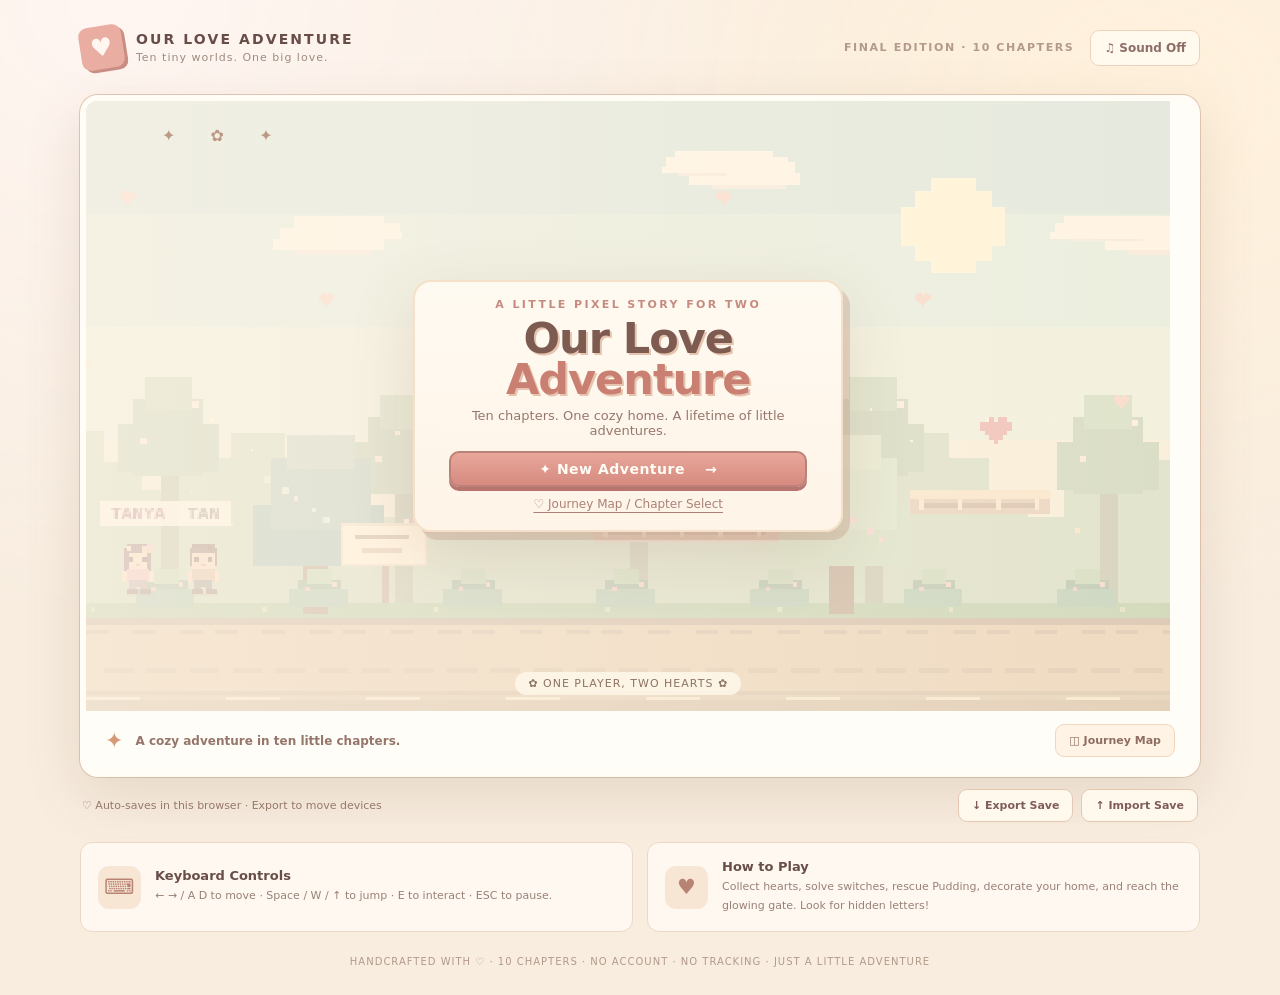
<file: index.html>
<!doctype html>
<html lang="en">
<head>
  <meta charset="UTF-8" />
  <meta name="viewport" content="width=device-width,initial-scale=1,viewport-fit=cover" />
  <meta name="theme-color" content="#fff0db" />
  <meta name="description" content="Our Love Adventure — a cozy ten-chapter pixel adventure about friendship, love, and a little dog named Pudding. Play in your browser!" />
  <meta property="og:title" content="Our Love Adventure · Final Edition" />
  <meta property="og:description" content="Ten tiny worlds. Two hearts. One cozy home. A free pixel adventure made with love." />
  <link rel="icon" type="image/svg+xml" href="assets/heart.svg" />
  <title>Our Love Adventure · Final Edition</title>
  <link rel="stylesheet" href="assets/styles.css" />
</head>
<body>
  <div class="shell">
    <header class="topbar">
      <div class="brand"><span class="brand-heart">♥</span><div><strong>OUR LOVE ADVENTURE</strong><small>Ten tiny worlds. One big love.</small></div></div>
      <div class="header-actions"><span class="version">FINAL EDITION · 10 CHAPTERS</span><button class="mini-button" id="audioBtn" aria-label="Toggle sound" title="Toggle sound">♫ <span id="audioLabel">Sound Off</span></button></div>
    </header>
    <main>
      <div class="game-shell">
        <div class="game-screen" id="gameScreen">
          <canvas id="game" width="480" height="270" aria-label="Our Love Adventure pixel platform game. Use keyboard or touch controls." role="img"></canvas>
          <div class="hud hidden" id="hud">
            <div class="hud-left"><span class="hud-level" id="hudLevel">🌸 01 / First Bloom Garden</span><span class="hud-chapter" id="hudObjective">Collect hearts to open the gate</span></div>
            <div class="hud-right"><div class="counter heart-counter">♥ <span id="heartCount">0 / 5</span></div><div class="counter" id="otherCounter" style="display:none"></div><button id="pauseBtn" class="hud-btn" title="Pause / Journey Map" aria-label="Pause game">Ⅱ</button></div>
          </div>
          <div class="hint-pill hidden" id="actionHint">Press E to interact</div>
          <div class="toast hidden" id="toast" role="status" aria-live="polite"></div>
          <div class="screen-overlay" id="menuOverlay">
            <div class="landing-ornament">✦ &nbsp; ✿ &nbsp; ✦</div>
            <div class="menu-card">
              <div class="eyebrow">A LITTLE PIXEL STORY FOR TWO</div>
              <div class="hero-mark">♥</div>
              <h1>Our Love<br/><span>Adventure</span></h1>
              <p class="hero-subtitle">Ten chapters. One cozy home. A lifetime of little adventures.</p>
              <div class="menu-buttons">
                <button id="startBtn" class="main-button">✦ New Adventure <span>→</span></button>
                <button id="continueBtn" class="soft-button hidden">↪ Continue My Story</button>
                <button id="selectBtn" class="text-button">♡ Journey Map / Chapter Select</button>
              </div>
            </div>
            <div class="landing-bottom">✿ ONE PLAYER, TWO HEARTS ✿</div>
          </div>
          <div class="screen-overlay hidden" id="panelOverlay"><div class="panel-card" id="panelCard"></div></div>
          <div class="dialogue hidden" id="dialogueBox" role="dialog" aria-label="Story dialogue">
            <span class="dialogue-avatar" id="dialogueAvatar">♥</span>
            <div class="dialogue-body"><strong id="dialogueWho">Narrator</strong><p id="dialogueText"></p></div>
            <button id="dialogueNext" class="dialogue-next">Next <span>›</span></button>
          </div>
        </div>
        <div class="below-screen">
          <div class="mission"><span class="mission-icon">✦</span><span id="missionText">A cozy adventure in ten little chapters.</span></div>
          <div class="home-tools hidden" id="homeTools"><button class="map-button" id="homeShopBtn">🛋️ Furniture</button><button class="map-button" id="homeClothesBtn">🧥 Outfits</button></div>
          <button class="map-button" id="mapBtn">◫ Journey Map</button>
        </div>
      </div>
      <div class="touch-bar hidden" id="touchBar" aria-label="Touch game controls">
        <div class="touch-group"><button id="leftTouch" class="touch-key" aria-label="Move left">◀</button><button id="rightTouch" class="touch-key" aria-label="Move right">▶</button></div>
        <span class="touch-help">Tap to move and explore</span>
        <div class="touch-group"><button id="jumpTouch" class="touch-key jump-key" aria-label="Jump">↑<small>JUMP</small></button><button id="actTouch" class="touch-key action-key" aria-label="Interact">♥<small>ACT</small></button></div>
      </div>
      <div class="save-bar">
        <span class="save-note">♡ Auto-saves in this browser · Export to move devices</span>
        <button class="save-button" id="exportSaveBtn">↓ Export Save</button>
        <button class="save-button" id="importSaveBtn">↑ Import Save</button>
        <input type="file" id="importSaveInput" accept=".json,application/json" style="display:none" aria-label="Choose a saved-game JSON file" />
      </div>
      <div class="footer-grid">
        <div class="info-card"><div class="info-symbol">⌨</div><div><h3>Keyboard Controls</h3><p>← → / A D to move · Space / W / ↑ to jump · E to interact · ESC to pause.</p></div></div>
        <div class="info-card"><div class="info-symbol">♥</div><div><h3>How to Play</h3><p>Collect hearts, solve switches, rescue Pudding, decorate your home, and reach the glowing gate. Look for hidden letters!</p></div></div>
      </div>
      <footer class="footer-note">HANDCRAFTED WITH ♡ · 10 CHAPTERS · NO ACCOUNT · NO TRACKING · JUST A LITTLE ADVENTURE</footer>
    </main>
  </div>
  <script src="assets/game.js?v=tan-tanya-20261016"></script>
</body>
</html>
</file>
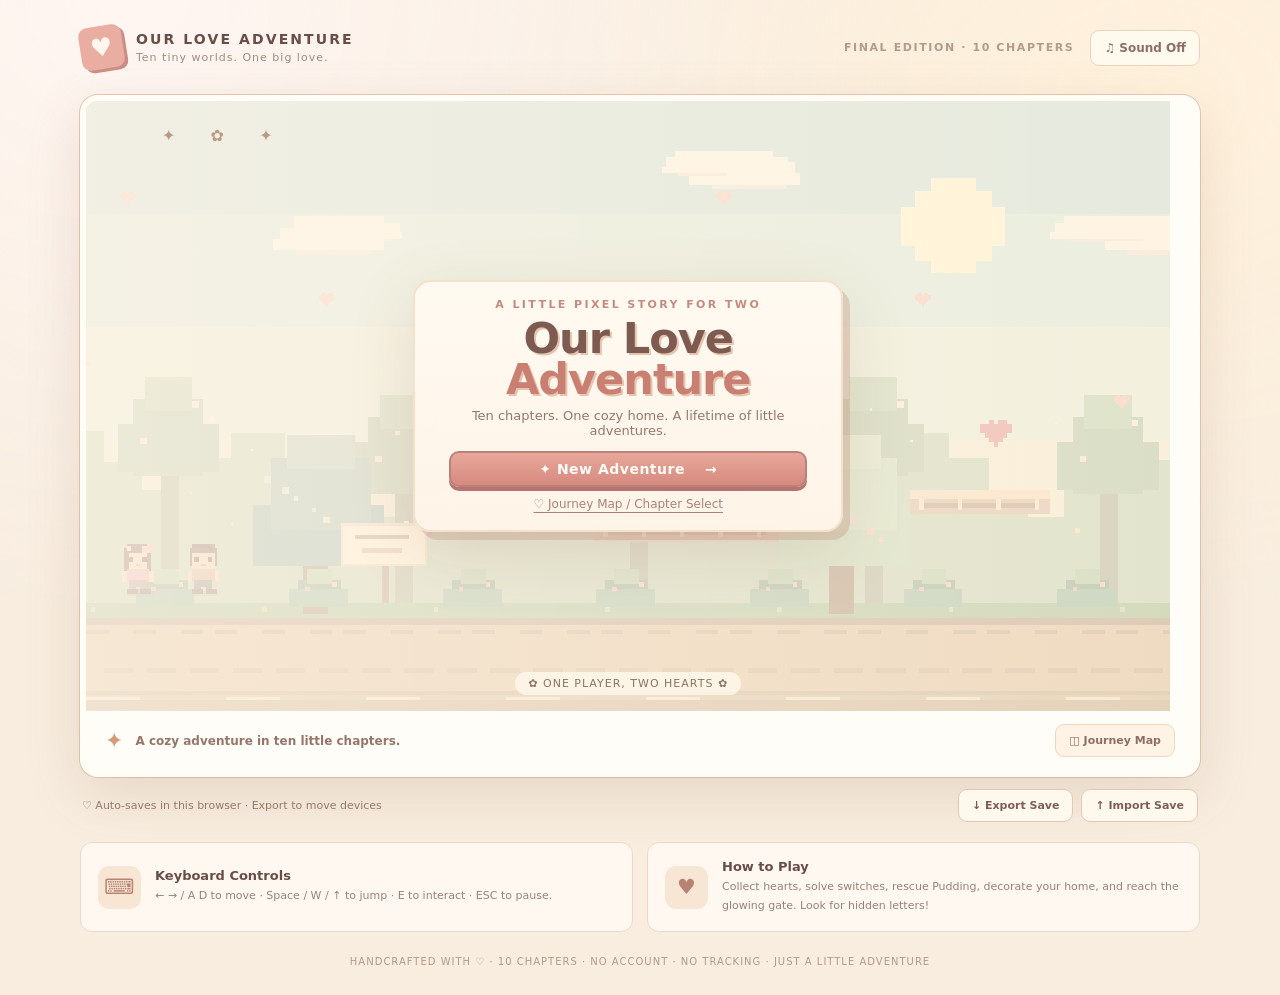
<file: Our_Love_Adventure_Final.html>
<!doctype html>
<html lang="en">
<head>
  <meta charset="UTF-8" />
  <meta name="viewport" content="width=device-width,initial-scale=1,viewport-fit=cover" />
  <meta name="theme-color" content="#fff0db" />
  <meta name="description" content="Our Love Adventure — a cozy ten-chapter pixel adventure about friendship, love, and a little dog named Pudding. Play in your browser!" />
  <meta property="og:title" content="Our Love Adventure · Final Edition" />
  <meta property="og:description" content="Ten tiny worlds. Two hearts. One cozy home. A free pixel adventure made with love." />
  
  <title>Our Love Adventure · Final Edition</title>
  <style>:root{color-scheme:light;--ink:#684d49;--ink2:#9c7e75;--cream:#fff7eb;--paper:#fffdf7;--peach:#eab29d;--rose:#dc897f;--tan:#ead8bd;--shadow:#d4aa90}*{box-sizing:border-box}html,body{margin:0;min-height:100%;font-family:ui-rounded,system-ui,sans-serif;background:radial-gradient(ellipse at 10% 0%,#fff6f2 0,transparent 45%),radial-gradient(ellipse at 90% 10%,#fff1dc 0,transparent 42%),#f8eddf;color:var(--ink)}body{overflow-x:hidden}body:before{content:"";position:fixed;inset:0;pointer-events:none;opacity:.27;background-image:radial-gradient(#d6bfa9 .65px,transparent .65px);background-size:18px 18px}.shell{width:min(1120px,calc(100% - 36px));margin:0 auto;position:relative}.topbar{height:95px;display:flex;align-items:center;justify-content:space-between;gap:12px}.brand{display:flex;align-items:center;gap:13px}.brand-heart{display:grid;place-items:center;background:#e9ada1;box-shadow:3px 3px 0 #c98d83;color:#fff6ef;width:43px;height:43px;font-size:25px;transform:rotate(-9deg);border-radius:9px}.brand strong{display:block;font-size:14px;letter-spacing:2.1px}.brand small{display:block;color:#a08b7e;font-size:11px;margin-top:4px;letter-spacing:1px}.header-actions{display:flex;align-items:center;gap:16px}.version{color:#b39a8b;font-size:11px;letter-spacing:1.6px;font-weight:800}.mini-button{border:1px solid #ecd2bd;background:#fff9ee;border-radius:9px;min-height:36px;padding:0 13px;color:#8c6e66;font:inherit;font-size:12px;font-weight:700;cursor:pointer}.mini-button:hover,.map-button:hover,.soft-button:hover{background:#f9e7d9}.game-shell{border:6px solid #fffdf6;box-shadow:0 18px 55px #8b65502a,0 0 0 1px #e4c8b3;border-radius:18px;background:#fffdf7;overflow:hidden}.game-screen{position:relative;aspect-ratio:16 / 9;overflow:hidden;background:#f5d8be;isolation:isolate}.game-screen canvas{position:absolute;inset:0;width:100%;height:100%;object-fit:contain;image-rendering:pixelated;image-rendering:crisp-edges;display:block}.screen-overlay{position:absolute;inset:0;background:linear-gradient(90deg,#fff4e5c4,#fff1dd91);display:flex;align-items:center;justify-content:center;z-index:7}.menu-card{position:relative;text-align:center;padding:22px 47px 25px;width:min(425px,90%);border:2px solid #f5e1ca;border-radius:18px;box-shadow:7px 8px 0 #bb907b52,0 20px 65px #82594426;background:linear-gradient(180deg,#fffaf1fa,#fff4e8f9)}.landing-ornament{position:absolute;top:25px;left:7%;color:#bb9983;font-size:16px;letter-spacing:5px}.landing-bottom{position:absolute;bottom:16px;font-size:11px;color:#8d7363;letter-spacing:1px;background:#fff9eccc;padding:5px 13px;border-radius:20px}.eyebrow{color:#c58b81;font-weight:800;font-size:11px;letter-spacing:3px}.hero-mark{width:46px;height:45px;margin:8px auto 2px;color:#fff;background:#df9a91;clip-path:polygon(50% 90%,0 37%,0 14%,22% 0,50% 20%,78% 0,100% 14%,100% 37%);font-size:15px;line-height:29px}.menu-card h1{font-size:clamp(29px,4vw,43px);font-weight:900;letter-spacing:-1px;line-height:.95;margin:11px 0 12px;text-shadow:2px 2px #e6c4af;color:#7e5b51}.menu-card h1 span{color:#c98073}.hero-subtitle{font-size:13px;color:#97776d;margin:12px 0 23px}.menu-buttons{display:flex;flex-direction:column;align-items:stretch;gap:9px}.main-button,.soft-button{font-family:inherit;cursor:pointer;border-radius:10px;min-height:42px;font-weight:850;letter-spacing:.5px}.main-button{border:2px solid #bb8179;color:#fffdf6;background:linear-gradient(0deg,#d68a80,#e8a79a);box-shadow:0 4px 0 #b8756f;font-size:14px;display:flex;justify-content:center;align-items:center;gap:20px}.main-button:hover{filter:brightness(1.05)}.main-button:active{transform:translateY(3px);box-shadow:0 1px 0 #b8756f}.soft-button{background:#fff9ef;border:1px solid #ebcbbc;color:#96756d;font-size:13px}.text-button{border:0;background:transparent;color:#ab8177;cursor:pointer;padding:3px;font-size:12px;text-decoration:underline;text-underline-offset:4px;font-family:inherit}.below-screen{min-height:60px;padding:10px 19px;display:flex;gap:12px;align-items:center;justify-content:space-between}.mission{display:flex;align-items:center;gap:12px;color:#96766b;font-size:12px;font-weight:650}.mission-icon{color:#d69b76;font-size:22px}.map-button{padding:9px 13px;background:#fff3e5;color:#8e6e62;border:1px solid #f0d7be;border-radius:9px;font:inherit;font-size:11px;cursor:pointer;white-space:nowrap;font-weight:700}.footer-grid{margin-top:20px;display:grid;grid-template-columns:1fr 1fr;gap:14px}.info-card{background:#fffcf6c4;border:1px solid #ebd8c6;border-radius:12px;padding:16px 17px;display:flex;gap:14px;align-items:center}.info-symbol{width:43px;height:43px;background:#f8e6d5;border-radius:11px;display:grid;place-items:center;font-size:21px;flex-shrink:0;color:#b88373}.info-card h3{margin:0 0 4px;font-size:13px}.info-card p{margin:0;color:#9a8177;font-size:11px;line-height:1.7}.footer-note{text-align:center;color:#b29a8b;font-size:10px;letter-spacing:1px;margin:24px 0 28px}.hud{position:absolute;top:10px;left:10px;right:10px;display:flex;align-items:flex-start;justify-content:space-between;pointer-events:none;z-index:3;gap:8px}.hud-left,.hud-right{display:flex;gap:5px;align-items:center}.hud-left{flex-direction:column;align-items:flex-start}.hud-level,.hud-chapter,.counter,.hud-btn{background:#fff8e9eb;border:1px solid #e4c8ad;color:#835d55;border-radius:6px;box-shadow:2px 2px #c9987845;font-weight:900;font-size:10px;padding:5px 8px;line-height:1.2}.hud-chapter{font-size:9px;color:#a07c70;font-weight:700}.heart-counter{color:#cc766f}.hud-btn{pointer-events:auto;cursor:pointer;padding:4px 8px;font-size:12px}.hud-btn:hover{background:#fff}.hint-pill{position:absolute;left:50%;bottom:25px;transform:translateX(-50%);background:#fff8deeb;border:1px solid #c9a17d;box-shadow:0 3px #9d765c70;border-radius:7px;color:#795a4d;padding:5px 12px;font-size:10px;font-weight:900;z-index:3;white-space:nowrap}.toast{position:absolute;top:62px;left:50%;transform:translateX(-50%);background:#fff8e9;border:2px solid #e0ab8e;color:#a0655b;font-size:11px;font-weight:800;border-radius:8px;padding:6px 13px;z-index:5;box-shadow:3px 3px #d6a08280;max-width:80%;text-align:center}.dialogue{position:absolute;left:5%;right:5%;bottom:5%;min-height:70px;background:#fff9edfa;border:2px solid #d5a98d;border-radius:9px;box-shadow:5px 5px 0 #9c735d91;z-index:6;padding:12px 15px;display:flex;align-items:center;gap:13px}.dialogue-avatar{width:45px;height:45px;border:2px solid #e5b3a0;background:#f8d8cd;border-radius:7px;display:grid;place-items:center;font-size:23px;color:#d7857e;flex-shrink:0}.dialogue-body{flex:1;min-width:0}.dialogue-body strong{font-size:11px;color:#b67669}.dialogue-body p{margin:5px 0;color:#795d55;font-size:12px;line-height:1.6}.dialogue-next{align-self:end;white-space:nowrap;border:0;background:#e8ad9f;border-radius:6px;color:#fff;font-size:11px;font-weight:850;padding:8px 10px;cursor:pointer}.panel-card{background:#fffaf0;border:2px solid #d8b299;border-radius:13px;padding:25px 30px;max-height:90%;overflow-y:auto;width:min(540px,91%);box-shadow:8px 8px 0 #9d71528c;text-align:center}.panel-kicker{font-size:10px;color:#b18c7e;letter-spacing:2px;font-weight:900}.panel-card h2{font-size:25px;color:#86594f;margin:7px 0 9px}.panel-card p{font-size:13px;color:#927469;line-height:1.8;margin:6px 0 14px}.panel-actions{display:flex;flex-direction:column;gap:9px;margin-top:15px}.panel-actions .main-button,.panel-actions .soft-button{min-height:41px}.level-list{display:grid;gap:9px;margin:14px 0;text-align:left}.level-row{display:flex;gap:11px;align-items:center;border:1px solid #ebd4c0;border-radius:8px;padding:12px;background:#fffdf8;text-align:left;color:#8a6860;font:inherit;width:100%;cursor:pointer}.level-row strong{font-size:13px}.level-row small{display:block;color:#b09585;font-size:11px;margin-top:3px}.level-row[disabled]{opacity:.52;cursor:not-allowed}.level-row .level-emoji{font-size:23px}.level-row .level-status{margin-left:auto;font-size:11px;white-space:nowrap;font-weight:800;color:#bb8175}.summary-stats{display:flex;align-items:center;justify-content:center;gap:15px;margin-top:12px}.stat-block{padding:12px;background:#f8eadd;border-radius:8px}.stat-block b{font-size:21px;color:#c78971;display:block}.stat-block small{color:#9d8576;font-size:10px}.touch-bar{display:none;margin:12px 0 0;justify-content:space-between;align-items:center;gap:8px}.touch-group{display:flex;gap:9px}.touch-key{user-select:none;-webkit-user-select:none;touch-action:none;min-width:62px;height:58px;border:2px solid #e1bea5;border-bottom:5px solid #c9a38b;background:#fff9ec;color:#976a62;border-radius:13px;font-family:inherit;font-size:23px;font-weight:900;cursor:pointer;display:flex;align-items:center;justify-content:center;flex-direction:column}.touch-key small{font-size:9px;font-weight:850;margin-top:-2px}.touch-key:active,.touch-key.pressed{transform:translateY(2px);border-bottom-width:3px;background:#fce6d6}.jump-key{background:#ffe8d3}.action-key{background:#f8d7cf;color:#c26f70}.touch-help{font-size:10px;color:#a38a7e}.hidden{display:none!important}@media(max-width:720px){.shell{width:calc(100% - 16px)}.topbar{height:66px}.brand{gap:8px}.brand strong{font-size:11px;letter-spacing:1px}.brand small{font-size:9px}.brand-heart{width:32px;height:32px;font-size:20px}.version{display:none}.mini-button{padding:0 8px;min-height:30px;font-size:10px}.game-shell{border:3px solid #fffdf6;border-radius:11px}.landing-ornament,.landing-bottom{display:none}.menu-card{width:min(340px,90%);padding:11px 18px 12px;box-shadow:3px 4px 0 #bb907b52}.eyebrow{font-size:8px}.hero-mark{display:none}.menu-card h1{font-size:clamp(22px,6vw,31px);margin:6px 0 8px}.hero-subtitle{font-size:10px;margin:5px 0 11px}.menu-buttons{gap:5px}.main-button,.soft-button{min-height:30px;font-size:11px;box-shadow:0 2px 0 #b8756f}.text-button{font-size:10px}.below-screen{padding:7px 8px;min-height:40px}.mission{font-size:10px;gap:5px}.mission-icon{font-size:16px}.map-button{font-size:10px;padding:6px}.hud{top:5px;left:5px;right:5px}.hud-level,.hud-chapter,.counter,.hud-btn{font-size:8px;padding:3px 5px}.hud-chapter{display:none}.hint-pill{font-size:9px;bottom:7px;padding:3px 7px}.toast{top:35px;font-size:9px;padding:3px 6px}.dialogue{left:2%;right:2%;bottom:3%;padding:5px 8px;min-height:47px;gap:7px}.dialogue-avatar{height:31px;width:31px;font-size:16px}.dialogue-body strong{font-size:9px}.dialogue-body p{font-size:10px;margin:2px 0;line-height:1.35}.dialogue-next{font-size:9px;padding:5px}.panel-card{padding:13px 16px;max-height:96%}.panel-card h2{font-size:19px;margin:4px}.panel-card p{font-size:11px;line-height:1.4;margin:5px 0}.panel-kicker{font-size:9px}.level-list{margin:8px 0;gap:5px}.level-row{padding:7px}.level-row strong{font-size:11px}.level-row small{font-size:9px}.level-row .level-emoji{font-size:16px}.panel-actions{margin-top:8px;gap:5px}.panel-actions .main-button,.panel-actions .soft-button{min-height:30px}.footer-grid{grid-template-columns:1fr;gap:8px;margin-top:16px}.info-card{padding:11px}.info-card p{font-size:10px}.touch-bar:not(.hidden){display:flex}.touch-key{min-width:55px;height:52px}.touch-help{display:none}.footer-note{font-size:9px;margin:16px 0}}@media(max-width:390px){.brand small{display:none}.mini-button #audioLabel{display:none}.menu-card{padding:8px 13px}.menu-card h1{font-size:23px}.hero-subtitle{margin:5px 0}.touch-key{min-width:49px;height:48px}}@media(pointer:coarse){.touch-bar:not(.hidden){display:flex}}@media(prefers-reduced-motion:reduce){*{scroll-behavior:auto!important;transition:none!important}}

.v2-next-button{border-color:#b5b9a5;color:#657f73;background:#f0f6e9}.v2-next-button:hover{background:#e7f3e4}.unlock-note{border:1px solid #d4d6ab;background:#f2f5dc;color:#71806c;border-radius:10px;padding:8px;margin:10px 0;font-size:12px;font-weight:700}.ending-teaser{font-size:11px!important}.love-quote{font-weight:900;color:#bc7e73}

/* V3: home decoration and matching outfits */
.home-tools{display:flex;gap:7px;margin-left:auto;margin-right:3px}.home-tools.hidden{display:none!important}.v3-next-button{background:#fff0e9;border-color:#e2bba7;color:#a6756e}.shop-grid{display:grid;gap:8px;margin:13px 0;max-height:205px;overflow-y:auto;text-align:left;padding:2px}.shop-item{background:#fffdf6;border:1px solid #e8d1b8;border-radius:10px;padding:8px 10px;display:flex;align-items:center;gap:10px;text-align:left;font:inherit;cursor:pointer;color:#8a6a5d;width:100%}.shop-item:hover:not(:disabled){background:#fff0e4}.shop-item:disabled{opacity:.64;cursor:default}.shop-icon{font-size:23px;width:28px;text-align:center}.shop-description{display:flex;flex:1;min-width:0;flex-direction:column;gap:3px}.shop-description strong{font-size:12px}.shop-description small{font-size:10px;color:#ad9483}.shop-price{font-size:11px;font-weight:900;color:#b27d70;white-space:nowrap}@media(max-width:720px){.shop-grid{max-height:100px;gap:4px}.shop-item{padding:5px}.shop-icon{font-size:16px}.shop-description strong{font-size:10px}.shop-description small{font-size:8px}.shop-price{font-size:9px}.home-tools{gap:3px}.home-tools .map-button{font-size:9px;padding:5px}.menu-card .v3-next-button{min-height:28px}}@media(max-width:390px){.home-tools .map-button{padding:4px;font-size:8px}.below-screen{gap:3px}.mission{font-size:9px}}

/* Final Edition accessibility / GitHub Pages polish */
:focus-visible{outline:3px solid #aa6b87!important;outline-offset:2px}
button:disabled{cursor:not-allowed;opacity:.6}
.save-bar{display:flex;gap:8px;align-items:center;justify-content:flex-end;flex-wrap:wrap;margin:12px 2px 0}
.save-bar .save-note{font-size:11px;color:#96786b;margin-right:auto}
.save-button{border:1px solid #e5c7b3;border-radius:9px;background:#fff9ed;color:#805c59;padding:9px 13px;font:inherit;font-size:11px;font-weight:750;cursor:pointer}
.save-button:hover{background:#fcebe0}
#menuOverlay .menu-card{width:min(430px,91%);padding:16px 34px}
#menuOverlay .hero-subtitle{margin:7px 0 13px}
#menuOverlay .menu-buttons{gap:7px}
#menuOverlay .main-button,#menuOverlay .soft-button{min-height:36px}
#menuOverlay .eyebrow{letter-spacing:2.4px}
#menuOverlay h1{margin:7px 0 8px}
#menuOverlay .hero-mark{display:none}
@media(max-width:720px){
  .save-bar{justify-content:center}.save-bar .save-note{width:100%;text-align:center}
  #menuOverlay .menu-card{width:min(340px,92%);padding:7px 18px 9px}
  #menuOverlay .eyebrow{font-size:8px;letter-spacing:1px}
  #menuOverlay .menu-card h1{font-size:clamp(20px,5.5vw,26px);margin:4px 0 5px}
  #menuOverlay .hero-subtitle{font-size:9px;margin:4px 0 6px}
  #menuOverlay .menu-buttons{gap:4px}
  #menuOverlay .main-button,#menuOverlay .soft-button{min-height:25px;box-shadow:none;font-size:10px}
  #menuOverlay .text-button{padding:1px}
}
@media(max-width:360px){#menuOverlay .menu-card{padding:5px 13px}#menuOverlay .menu-card h1{font-size:19px}}
@media(min-width:721px){.game-screen{max-height:610px}}
</style>
</head>
<body>
  <div class="shell">
    <header class="topbar">
      <div class="brand"><span class="brand-heart">♥</span><div><strong>OUR LOVE ADVENTURE</strong><small>Ten tiny worlds. One big love.</small></div></div>
      <div class="header-actions"><span class="version">FINAL EDITION · 10 CHAPTERS</span><button class="mini-button" id="audioBtn" aria-label="Toggle sound" title="Toggle sound">♫ <span id="audioLabel">Sound Off</span></button></div>
    </header>
    <main>
      <div class="game-shell">
        <div class="game-screen" id="gameScreen">
          <canvas id="game" width="480" height="270" aria-label="Our Love Adventure pixel platform game. Use keyboard or touch controls." role="img"></canvas>
          <div class="hud hidden" id="hud">
            <div class="hud-left"><span class="hud-level" id="hudLevel">🌸 01 / First Bloom Garden</span><span class="hud-chapter" id="hudObjective">Collect hearts to open the gate</span></div>
            <div class="hud-right"><div class="counter heart-counter">♥ <span id="heartCount">0 / 5</span></div><div class="counter" id="otherCounter" style="display:none"></div><button id="pauseBtn" class="hud-btn" title="Pause / Journey Map" aria-label="Pause game">Ⅱ</button></div>
          </div>
          <div class="hint-pill hidden" id="actionHint">Press E to interact</div>
          <div class="toast hidden" id="toast" role="status" aria-live="polite"></div>
          <div class="screen-overlay" id="menuOverlay">
            <div class="landing-ornament">✦ &nbsp; ✿ &nbsp; ✦</div>
            <div class="menu-card">
              <div class="eyebrow">A LITTLE PIXEL STORY FOR TWO</div>
              <div class="hero-mark">♥</div>
              <h1>Our Love<br/><span>Adventure</span></h1>
              <p class="hero-subtitle">Ten chapters. One cozy home. A lifetime of little adventures.</p>
              <div class="menu-buttons">
                <button id="startBtn" class="main-button">✦ New Adventure <span>→</span></button>
                <button id="continueBtn" class="soft-button hidden">↪ Continue My Story</button>
                <button id="selectBtn" class="text-button">♡ Journey Map / Chapter Select</button>
              </div>
            </div>
            <div class="landing-bottom">✿ ONE PLAYER, TWO HEARTS ✿</div>
          </div>
          <div class="screen-overlay hidden" id="panelOverlay"><div class="panel-card" id="panelCard"></div></div>
          <div class="dialogue hidden" id="dialogueBox" role="dialog" aria-label="Story dialogue">
            <span class="dialogue-avatar" id="dialogueAvatar">♥</span>
            <div class="dialogue-body"><strong id="dialogueWho">Narrator</strong><p id="dialogueText"></p></div>
            <button id="dialogueNext" class="dialogue-next">Next <span>›</span></button>
          </div>
        </div>
        <div class="below-screen">
          <div class="mission"><span class="mission-icon">✦</span><span id="missionText">A cozy adventure in ten little chapters.</span></div>
          <div class="home-tools hidden" id="homeTools"><button class="map-button" id="homeShopBtn">🛋️ Furniture</button><button class="map-button" id="homeClothesBtn">🧥 Outfits</button></div>
          <button class="map-button" id="mapBtn">◫ Journey Map</button>
        </div>
      </div>
      <div class="touch-bar hidden" id="touchBar" aria-label="Touch game controls">
        <div class="touch-group"><button id="leftTouch" class="touch-key" aria-label="Move left">◀</button><button id="rightTouch" class="touch-key" aria-label="Move right">▶</button></div>
        <span class="touch-help">Tap to move and explore</span>
        <div class="touch-group"><button id="jumpTouch" class="touch-key jump-key" aria-label="Jump">↑<small>JUMP</small></button><button id="actTouch" class="touch-key action-key" aria-label="Interact">♥<small>ACT</small></button></div>
      </div>
      <div class="save-bar">
        <span class="save-note">♡ Auto-saves in this browser · Export to move devices</span>
        <button class="save-button" id="exportSaveBtn">↓ Export Save</button>
        <button class="save-button" id="importSaveBtn">↑ Import Save</button>
        <input type="file" id="importSaveInput" accept=".json,application/json" style="display:none" aria-label="Choose a saved-game JSON file" />
      </div>
      <div class="footer-grid">
        <div class="info-card"><div class="info-symbol">⌨</div><div><h3>Keyboard Controls</h3><p>← → / A D to move · Space / W / ↑ to jump · E to interact · ESC to pause.</p></div></div>
        <div class="info-card"><div class="info-symbol">♥</div><div><h3>How to Play</h3><p>Collect hearts, solve switches, rescue Pudding, decorate your home, and reach the glowing gate. Look for hidden letters!</p></div></div>
      </div>
      <footer class="footer-note">HANDCRAFTED WITH ♡ · 10 CHAPTERS · NO ACCOUNT · NO TRACKING · JUST A LITTLE ADVENTURE</footer>
    </main>
  </div>
  <script>/* OUR LOVE ADVENTURE — FINAL EDITION
   Offline, single-player pixel adventure. No external assets or libraries.
   Canvas internal resolution: 480 × 270. All world positions are in game pixels.
*/
(() => {
'use strict';
const $ = id => document.getElementById(id);
const canvas = $('game');
const ctx = canvas.getContext('2d', {alpha: false});
ctx.imageSmoothingEnabled = false;
const W=480,H=270,FLOOR=222,KEY='our-love-adventure-final-v4',PREVIOUS_KEY='our-love-adventure-save-v3',OLD_KEY='our-love-adventure-save-v2',ANCIENT_KEY='our-love-adventure-save-v1';
const clamp=(n,a,b)=>Math.max(a,Math.min(b,n));
const range=(a,b)=>Math.abs(a-b);
const seeded=(n)=>((Math.sin(n*17.731+5.42)*43758.5453)%1+1)%1;
const rect=(x,y,w,h,color)=>{ctx.fillStyle=color;ctx.fillRect(Math.round(x),Math.round(y),Math.round(w),Math.round(h));};
const dot=(x,y,color,size=2)=>rect(x,y,size,size,color);
const textAt=(text,x,y,color='#785b4b',font='bold 10px sans-serif',align='left')=>{ctx.fillStyle=color;ctx.font=font;ctx.textAlign=align;ctx.fillText(text,x,y);ctx.textAlign='left'};

const LEVELS=[
 {id:'garden',title:'First Bloom Garden',emoji:'🌸',number:'01',short:'Find courage among the cherry blossoms',width:1910,exit:1780,goal:5,
  grounds:[[0,590],[648,1194],[1272,1910]],platforms:[[225,184,82,11],[365,172,62,11],[765,188,75,11],[893,175,66,11],[1360,178,77,11]],
  hearts:[[145,190],[265,158],[402,146],[516,196],[734,196],[812,162],[925,149],[1081,191],[1344,193],[1391,152],[1570,194]],keys:[],stars:[],
  objects:[{x:132,type:'sign',label:'Garden sign',lines:[['Garden Sign','Welcome! Move with A / D or the arrow keys. Jump with Space. Collect at least five hearts.'],['Garden Sign','At the pink gate, press E or tap the heart button to travel onward.']]},{x:1047,type:'sign',label:'A little promise',lines:[['A Little Promise','Love is not always walking at the same speed. Sometimes it is choosing to wait.']]}],
  intro:[['Narrator','One morning, the stars of love scattered into tiny hearts across a storybook world.'],['Luna','Shall we find the hearts together?'],['Milo','Anywhere, as long as we go together.']],
  outro:[['Luna','The breeze smells like strawberries and spring.'],['Milo','Maybe adventures feel sweeter when we share them.']],
  message:'Collect five hearts, then reach the pink gate.',checkpoint:[42,650,1278]},
 {id:'town',title:'Heartfelt Town',emoji:'🏘️',number:'02',short:'Three keys and a little flower shop',width:1910,exit:1780,goal:5,
  grounds:[[0,620],[674,1155],[1220,1910]],platforms:[[274,191,74,10],[369,188,91,10],[848,191,68,10],[917,174,98,11],[1392,193,92,11]],
  hearts:[[148,194],[318,165],[516,193],[726,190],[885,164],[1055,193],[1278,194],[1463,168],[1631,195]],keys:[[413,161],[966,146],[1447,167]],stars:[],
  objects:[{x:192,type:'sign',label:'Town notice',lines:[['Town Notice','Three golden keys are hidden around town. Collect them and five hearts to unlock the exit.']]},
   {x:771,type:'flower',label:'Flower stall',lines:[['Florist','A small bouquet for two lovely adventurers!'],['Luna','Let’s carry these flowers into our next chapter.']]},
   {x:1161,type:'sign',label:'Coffee shop',lines:[['Coffee Shop','Today’s special: hot chocolate, cake, and an extra spoonful of happiness.']]}],
  intro:[['Narrator','Beyond the garden sits a small town with glowing windows and friendly shops.'],['Milo','I heard three lost keys open its gate.'],['Luna','Then let’s explore. Maybe there is cake, too!']],
  outro:[['Milo','Three keys, one bouquet, and so many little moments.'],['Luna','The sky looks cloudy ahead. Shall we share an umbrella?']],
  message:'Find three keys and five hearts before leaving town.',checkpoint:[42,680,1230]},
 {id:'rain',title:'Promise in the Rain',emoji:'☔',number:'03',short:'Share an umbrella and restore the bridge',width:1910,exit:1780,goal:5,
  grounds:[[0,1064],[1169,1910]],platforms:[[280,188,88,11],[581,184,82,11],[887,186,75,11],[1258,187,87,11],[1544,181,83,11]],
  hearts:[[154,195],[322,161],[565,196],[626,157],[843,191],[922,160],[1200,197],[1291,159],[1575,153],[1690,194]],keys:[],stars:[],
  objects:[{x:186,type:'sign',label:'Rainy-day guide',lines:[['Rainy-day Guide','Find the umbrella and activate both glowing switches.']]},
   {x:748,type:'switch',label:'First rain switch',switchId:'bridge'},
   {x:1367,type:'switch',label:'Second rain switch',switchId:'beacon'}],umbrellaX:465,
  intro:[['Narrator','Soft rain begins to fall, turning puddles into little mirrors.'],['Luna','I think we need an umbrella.'],['Milo','Then let’s find one. Even rainy days can be beautiful together.']],
  outro:[['Luna','Look, a rainbow!'],['Milo','Sunny days and rainy days are both worth sharing.']],
  message:'Find the umbrella, activate two switches, and collect five hearts.',checkpoint:[42,530,1185]},
 {id:'forest',title:'Starlit Forest',emoji:'✨',number:'04',short:'Rescue Pudding and light the forest paths',width:2110,exit:1972,goal:6,
  grounds:[[0,856],[988,1374],[1505,2110]],platforms:[[290,187,74,10],[605,179,81,10],[1075,189,85,10],[1570,181,83,11],[1810,176,92,11]],
  hearts:[[150,196],[318,160],[493,193],[660,154],[800,195],[1082,194],[1132,163],[1318,195],[1590,156],[1745,195],[1846,149]],keys:[],stars:[],
  objects:[{x:159,type:'sign',label:'Forest sign',lines:[['Forest Sign','A little dog is lost nearby. Find him, then light both forest bridges.']]},
   {x:461,type:'dog',label:'Rescue the puppy'},
   {x:754,type:'switch',label:'Pudding’s starlight switch',switchId:'forest_bridge',needs:'dogpartner'},
   {x:1253,type:'switch',label:'Forest glade switch',switchId:'forest_glade',needs:'partner'},
   {x:1680,type:'secret',label:'A moonlit letter',secretId:'moonletter',lines:[['Luna','A tiny glowing envelope!'],['Secret Letter','Every path we walk together becomes a constellation in my heart.'],['Milo','Let’s keep it safe.']] }],
  intro:[['Narrator','Moonlight guides the two adventurers into a softly glowing forest.'],['Luna','Did you hear that little bark?'],['Milo','Let’s see who needs help. Nobody gets left behind.']],
  outro:[['Luna','Pudding has found his people!'],['Milo','Next stop: a bridge above the clouds.']],
  message:'Rescue Pudding, light both bridges, and collect six hearts.',checkpoint:[42,510,1008,1530]},
 {id:'sky',title:'Bridge of Clouds',emoji:'🌈',number:'05',short:'Collect star wishes high above the world',width:2210,exit:2070,goal:7,
  grounds:[[0,488],[618,1060],[1190,1683],[1814,2210]],platforms:[[220,179,85,11],[712,185,78,11],[1340,177,93,11],[1908,181,90,11]],
  hearts:[[153,193],[254,153],[418,193],[670,195],[749,159],[918,195],[1250,195],[1372,152],[1545,193],[1844,195],[1955,155]],
  stars:[[329,199],[825,196],[1460,195],[1940,158]],keys:[],
  objects:[{x:156,type:'sign',label:'Cloud travel guide',lines:[['Travel Guide','Light three cloud switches. Collect at least three star wishes along the way.']]},
   {x:426,type:'switch',label:'Wind switch',switchId:'sky_wind',needs:'partner'},
   {x:990,type:'switch',label:'Pudding’s cloud switch',switchId:'sky_cloud',needs:'dog'},
   {x:1612,type:'switch',label:'Star-wish switch',switchId:'sky_wish',needs:'stars'},
   {x:1925,type:'secret',label:'A wish in a bottle',secretId:'wishbottle',lines:[['Luna','There is a tiny wish bottle in the clouds.'],['Wish Bottle','May we always find each other, no matter how far we wander.'],['Milo','That’s my favorite wish.']]}],
  intro:[['Narrator','The forest opens to islands floating in a sea of clouds.'],['Milo','Some of these bridges only appear when we light their switches.'],['Luna','Then the three of us will make our own path.']],
  outro:[['Luna','The stars found their way home! Look, a light in the distance.'],['Milo','A little house is waiting at the end of the rainbow.']],
  message:'Find three star wishes, light three bridges, and collect seven hearts.',checkpoint:[42,635,1208,1832]},
 {id:'home',title:'Our Cozy Home',emoji:'🏡',number:'06',short:'A place to rest, decorate, and dream',width:1290,exit:1180,goal:5,
  grounds:[[0,1290]],platforms:[],hearts:[[130,197],[319,196],[515,195],[795,195],[1024,194],[1110,197]],keys:[],stars:[],
  objects:[{x:142,type:'sign',label:'Welcome home',lines:[['Welcome Home','Three warm lamps are waiting to be switched on.'],['Welcome Home','Find the furniture shop, decorate with at least two items, and light the lamps before leaving.']]},
   {x:263,type:'switch',label:'Living-room light',switchId:'home_living',needs:'partner'},
   {x:432,type:'decor',label:'Furniture shop'},
   {x:625,type:'switch',label:'Kitchen light',switchId:'home_kitchen',needs:'partner'},
   {x:761,type:'wardrobe',label:'Matching outfits'},
   {x:929,type:'switch',label:'Balcony light',switchId:'home_balcony',needs:'dog'},
   {x:1040,type:'secret',label:'The letter behind the bookshelf',secretId:'homesecret',lines:[['Luna','There is a folded letter behind the bookshelf!'],['Secret Letter','I don’t need a grand adventure every day. Coming home to you is magic enough.'],['Milo','Then let’s keep making ordinary days extraordinary.']]}],
  intro:[['Narrator','At the end of the cloud bridge stands a little home, glowing like a candle.'],['Luna','We made it! It is still a little empty, though.'],['Milo','Let’s light it up, pick some furniture, and make a cozy corner for Pudding.']],
  outro:[['Luna','Every light is glowing. It really feels like home now.'],['Milo','And our journey is not over. Let’s go see what lies beyond our doorstep!'],['Pudding','Woof! Our next adventure awaits!']],
  message:'Light three lamps, buy two decorations, and collect five hearts.',checkpoint:[42,350,670,1010]},
 {id:'lake',title:'Moonlight Lake',emoji:'🌙',number:'07',short:'Follow floating lanterns across the water',width:2070,exit:1930,goal:7,
  grounds:[[0,500],[625,1040],[1160,1540],[1655,2070]],platforms:[[200,174,83,11],[735,181,85,11],[1214,177,85,11],[1710,180,83,11]],
  bridgeGaps:[['lake_one',500,625],['lake_two',1040,1160],['lake_three',1540,1655]],
  hearts:[[137,195],[231,150],[396,194],[667,194],[762,155],[949,193],[1194,195],[1247,151],[1412,193],[1682,194],[1745,153],[1895,193]],
  stars:[[333,193],[829,197],[1333,192],[1738,194]],keys:[],
  objects:[{x:143,type:'sign',label:'Lantern keeper',lines:[['Lantern Keeper','Three moonlit bridges sleep beneath the lake. Light the lanterns to cross.'],['Lantern Keeper','Keep your companion close, and gather three moon sparks for the final lantern.']]},
   {x:444,type:'switch',label:'First lake lantern',switchId:'lake_one',needs:'partner'},
   {x:983,type:'switch',label:'Second lake lantern',switchId:'lake_two',needs:'dog'},
   {x:1479,type:'switch',label:'Third lake lantern',switchId:'lake_three',needs:'stars'},
   {x:1800,type:'secret',label:'Message in a paper boat',secretId:'paperboat',lines:[['Luna','A little paper boat washed up by the shore.'],['Paper Boat','Even across the widest lake, I would always choose the path that leads to you.']]}],
  intro:[['Narrator','Just beyond your new home, a silver lake shimmers under a peach-colored moon.'],['Luna','The lanterns are out! We can bring their light back.'],['Milo','One little flame at a time.']],
  outro:[['Milo','The entire lake looks like the night sky now.'],['Luna','And we made every lantern shine, together.']],
  message:'Collect seven hearts and three moon sparks. Light all three lantern bridges.',checkpoint:[42,640,1178,1670]},
 {id:'carnival',title:'Sweetheart Carnival',emoji:'🎡',number:'08',short:'Playful booths, golden tickets, and warm lights',width:2060,exit:1920,goal:7,
  grounds:[[0,2060]],platforms:[[247,174,86,10],[710,183,96,10],[1221,174,95,10],[1680,181,90,10]],
  hearts:[[144,195],[277,148],[450,195],[651,194],[745,155],[910,194],[1090,193],[1254,150],[1420,194],[1705,155],[1850,193]],
  stars:[[350,196],[940,195],[1510,195],[1808,194]],keys:[],
  objects:[{x:139,type:'sign',label:'Carnival guide',lines:[['Carnival Guide','Collect three golden tickets and turn on all three festival booths.'],['Carnival Guide','Take your time! Every light makes this night a little brighter.']]},
   {x:505,type:'switch',label:'Candy booth',switchId:'fair_candy',needs:'partner'},
   {x:1170,type:'switch',label:'Carousel booth',switchId:'fair_carousel',needs:'dog'},
   {x:1770,type:'switch',label:'Fireworks booth',switchId:'fair_fireworks',needs:'stars'},
   {x:1558,type:'secret',label:'Prize-booth postcard',secretId:'carnivalcard',lines:[['Milo','This little postcard was meant for us.'],['Postcard','The best prize is finding someone who makes ordinary nights feel like a festival.']]}],
  intro:[['Narrator','Music drifts across a meadow. A sleepy carnival is ready to open.'],['Luna','Look at all these candy-colored booths!'],['Milo','Let’s collect the tickets and bring the carnival to life.']],
  outro:[['Luna','The carousel spins, and the carnival glitters!'],['Milo','My favorite ride is whatever we ride together.']],
  message:'Gather three golden tickets, light three booths, and collect seven hearts.',checkpoint:[42,600,1190,1660]},
 {id:'coast',title:'Lighthouse Promise',emoji:'🌊',number:'09',short:'Light the way home beneath a velvet sky',width:2140,exit:2000,goal:8,
  grounds:[[0,700],[826,1430],[1550,2140]],platforms:[[245,174,81,10],[960,174,82,10],[1620,177,85,10]],
  bridgeGaps:[['coast_pier',700,826],['coast_bridge',1430,1550]],
  hearts:[[137,195],[277,149],[450,194],[619,194],[852,195],[998,150],[1170,194],[1350,194],[1574,194],[1659,151],[1850,193],[1960,194]],
  stars:[[341,195],[1100,195],[1730,194],[1850,153]],keys:[],
  objects:[{x:140,type:'sign',label:'Coastal sign',lines:[['Coastal Sign','The lighthouse has gone dark! Restore both sea bridges and collect three sea stars.'],['Coastal Sign','Then light the lighthouse to guide every lost traveler home.']]},
   {x:628,type:'switch',label:'First wooden pier',switchId:'coast_pier',needs:'partner'},
   {x:1355,type:'switch',label:'Second wooden pier',switchId:'coast_bridge',needs:'dog'},
   {x:1910,type:'switch',label:'Lighthouse beacon',switchId:'coast_beacon',needs:'stars'},
   {x:1800,type:'secret',label:'Seaside message bottle',secretId:'coastletter',lines:[['Luna','A note from a traveler long ago.'],['Message Bottle','When the sea is dark, be someone else’s light.']]}],
  intro:[['Narrator','At the edge of the world, the sea whispers against a quiet pier.'],['Luna','The lighthouse is dark. Someone could lose their way.'],['Milo','We have plenty of light to share. Let’s help.']],
  outro:[['Milo','The lighthouse is shining again!'],['Luna','Now every boat can find its way home. So can we.']],
  message:'Collect eight hearts and three sea stars. Restore two piers and the lighthouse.',checkpoint:[42,840,1568]},
 {id:'forever',title:'The Forever Garden',emoji:'💞',number:'10',short:'One last wish beneath a thousand stars',width:2170,exit:2030,goal:9,
  grounds:[[0,2170]],platforms:[[227,177,90,10],[676,178,85,10],[1065,174,85,10],[1500,175,90,10],[1843,180,80,10]],
  hearts:[[138,195],[262,151],[427,195],[609,195],[712,153],[900,194],[1100,148],[1278,195],[1529,150],[1620,195],[1871,153],[1950,194]],
  stars:[[388,196],[947,195],[1444,193],[1804,195]],keys:[],
  objects:[{x:130,type:'sign',label:'Forever Garden sign',lines:[['Garden Sign','This is the final chapter. Bring the four wishing stones to life.'],['Garden Sign','Collect three memory stars and nine hearts, then meet at the glowing archway.']]},
   {x:354,type:'switch',label:'Stone of Laughter',switchId:'wish_laugh',needs:'partner'},
   {x:787,type:'switch',label:'Stone of Courage',switchId:'wish_courage',needs:'dog'},
   {x:1210,type:'switch',label:'Stone of Home',switchId:'wish_home',needs:'partner'},
   {x:1710,type:'switch',label:'Stone of Forever',switchId:'wish_forever',needs:'stars'},
   {x:1885,type:'secret',label:'The last love letter',secretId:'foreverletter',lines:[['Luna','There is one more letter tucked into the flowers...'],['Last Letter','Our adventure was never about finding the perfect place. It was about finding someone to share every place with.'],['Milo','And I would choose this adventure with you again. Every time.']]}],
  intro:[['Narrator','Following the lighthouse beam, the three friends find a garden under a sky full of stars.'],['Milo','Ten chapters, countless small miracles.'],['Luna','Let’s make one final wish together.']],
  outro:[['Luna','All four wishing stones are glowing.'],['Milo','Our story ends here on the map, but not in our hearts.'],['Pudding','Woof! There is always room for one more adventure.']],
  message:'Find nine hearts and three memory stars, light four wishing stones, and reach the final arch.',checkpoint:[42,590,1100,1610]}
];
const HOME_ITEMS=[
 {id:'sofa',name:'Peach Loveseat',price:55,icon:'🛋️',desc:'A soft spot for two',x:200},
 {id:'rug',name:'Heart-Shaped Rug',price:35,icon:'💗',desc:'A little warmth underfoot',x:355},
 {id:'plant',name:'Window Plant',price:35,icon:'🪴',desc:'Growing together, slowly',x:550},
 {id:'books',name:'Storybook Shelf',price:60,icon:'📚',desc:'A shelf full of adventures',x:844},
 {id:'bed',name:'Pudding’s Dog Bed',price:45,icon:'🐶',desc:'A cozy place for Pudding',x:1015},
 {id:'lamp',name:'Starlight Lamp',price:45,icon:'✨',desc:'A little glow at night',x:720},
];
const CLOTHES=[{id:'daily',name:'Adventure Outfits',description:'Our classic look'},{id:'pajama',name:'Cozy Pajamas',description:'Pastel pink and misty blue'},{id:'stars',name:'Starlight Sweaters',description:'Woven with a sky full of stars'}];
const freshProgress=()=>({collected:[],keys:[],stars:[],switches:[],secrets:[],flower:false,umbrella:false,dogRescued:false,seen:[]});
function freshSave(){return {version:4,highestUnlocked:0,lastLevel:0,levels:{},sound:false,finished:false,started:false,dogUnlocked:false,legacyImported:false,coins:110,furniture:[],outfit:'daily'};}
function adaptSave(raw){
 if(!raw||typeof raw!=='object'||!Number.isInteger(raw.highestUnlocked)||![1,2,3,4].includes(raw.version))return null;
 const base=freshSave(),v=raw.version;
 let completed=raw.highestUnlocked;
 if(v===3 && raw.finished)completed=Math.max(completed,6);
 if(v===2 && raw.finished)completed=Math.max(completed,5);
 // Legacy versions used finished=true for their own final level. Keep chapter 10's ending separate.
 const validLevels={};
 for(const l of LEVELS){
  const p=raw.levels?.[l.id];if(!p||typeof p!=='object')continue;
  const clean=freshProgress();
  for(const k of ['collected','keys','stars','switches','secrets','seen'])if(Array.isArray(p[k]))clean[k]=p[k].filter(v=>typeof v==='string'||Number.isInteger(v)).slice(0,80);
  for(const k of ['flower','umbrella','dogRescued'])clean[k]=Boolean(p[k]);
  validLevels[l.id]=clean;
 }
 return {...base,version:4,started:Boolean(raw.started)||completed>0,highestUnlocked:clamp(completed,0,9),lastLevel:clamp(v<4 && raw.finished?completed:(raw.lastLevel||0),0,9),levels:validLevels,sound:Boolean(raw.sound),finished:v===4&&Boolean(raw.finished),dogUnlocked:Boolean(raw.dogUnlocked)||completed>=4,coins:Math.max(0,Math.min(99999,Number(raw.coins)||110)),furniture:Array.isArray(raw.furniture)?raw.furniture.filter(x=>HOME_ITEMS.some(t=>t.id===x)):[],outfit:CLOTHES.some(c=>c.id===raw.outfit)?raw.outfit:'daily',legacyImported:v<4};
}
function loadSave(){try{for(const key of [KEY,PREVIOUS_KEY,OLD_KEY,ANCIENT_KEY]){const raw=JSON.parse(localStorage.getItem(key));const adapted=adaptSave(raw);if(adapted)return adapted;}}catch(e){console.warn('Could not read saved progress',e)}return freshSave();}
let save=loadSave();
function writeSave(){try{localStorage.setItem(KEY,JSON.stringify(save));}catch(e){console.warn('Local save not available',e)}}
function progress(){const id=LEVELS[game.level].id;if(!save.levels[id])save.levels[id]=freshProgress();return save.levels[id];}

let game={mode:'menu',level:0,player:{x:45,y:200,w:14,h:22,vx:0,vy:0,onGround:false,face:1},partner:{x:14,y:200,face:1},dog:{x:-36,y:200,face:1,wag:0},camera:0,ticks:0,particles:[],jumpBuffer:0,hugTick:-400,checkpoint:45,dialogue:[],dialogueIndex:0,afterDialogue:null};
let buttons={left:false,right:false},jumpPressed=false,toastTimeout=null,lastCheckpointToast=-200;
let audioContext=null;
const SOUND_NOTES={collect:720,jump:380,heart:620,puzzle:530,fail:170,finish:800};
function beep(kind='collect'){
 if(!save.sound)return;
 try{const Audio=window.AudioContext||window.webkitAudioContext;if(!Audio)return;if(!audioContext)audioContext=new Audio();if(audioContext.state==='suspended')audioContext.resume();let now=audioContext.currentTime;
 let osc=audioContext.createOscillator(),gain=audioContext.createGain();osc.type='sine';osc.frequency.setValueAtTime(SOUND_NOTES[kind]||520,now);osc.frequency.exponentialRampToValueAtTime((SOUND_NOTES[kind]||520)*1.24,now+.09);gain.gain.setValueAtTime(.0001,now);gain.gain.exponentialRampToValueAtTime(.05,now+.01);gain.gain.exponentialRampToValueAtTime(.0001,now+.21);osc.connect(gain).connect(audioContext.destination);osc.start(now);osc.stop(now+.24);}catch(e){}
}
function soundUpdate(){ $('audioLabel').textContent=save.sound?'Sound On':'Sound Off';$('audioBtn').setAttribute('aria-pressed',String(save.sound)); }
soundUpdate();$('audioBtn').addEventListener('click',()=>{save.sound=!save.sound;soundUpdate();writeSave();beep('heart')});
function toast(msg){const el=$('toast');el.textContent=msg;el.classList.remove('hidden');clearTimeout(toastTimeout);toastTimeout=setTimeout(()=>el.classList.add('hidden'),2450)}
function particles(x,y,color,count=9){for(let i=0;i<count;i++)game.particles.push({x,y,dx:(seeded(game.ticks*3+i)-.5)*3.7,dy:-1.3-seeded(i*21+game.ticks)*2.0,life:35+Math.round(seeded(i+10)*15),color,size:seeded(i+61)> .5?2:3})}
function levelState(){return LEVELS[game.level]}
function updateHUD(){
 const L=levelState(),p=progress();$('hudLevel').textContent=`${L.emoji} ${L.number} / ${L.title}`;$('heartCount').textContent=`${p.collected.length} / ${L.goal}`;
 let objective=`Hearts ${p.collected.length}/${L.goal} · Find the gate`,other='';
 if(game.level===1){other=`🗝 ${p.keys.length}/3`;objective=`Keys ${p.keys.length}/3 · Hearts ${p.collected.length}/${L.goal}`;}
 if(game.level===2){other=`✦ ${p.switches.length}/2`;objective=`Umbrella ${p.umbrella?'✓':'–'} · Switches ${p.switches.length}/2`;}
 if(game.level===3){other=`✦ ${p.switches.length}/2`;objective=`Pudding ${p.dogRescued||save.dogUnlocked?'✓':'–'} · Bridges ${p.switches.length}/2`;}
 if(game.level===4){other=`⭐ ${p.stars.length}/3`;objective=`Wishes ${p.stars.length}/3 · Bridges ${p.switches.length}/3`;}
 if(game.level===5){other=`♥ ${save.coins} coins`;objective=`Lights ${p.switches.length}/3 · Furniture ${save.furniture.length}/2`;}
 if(game.level>=6){const need=game.level===9?4:3;other=`✦ ${p.switches.length}/${need}`;objective=`Stars ${p.stars.length}/3 · Switches ${p.switches.length}/${need}`;}
 $('hudObjective').textContent=objective;$('missionText').textContent=L.message;const counter=$('otherCounter');counter.textContent=other;counter.style.display=other?'block':'none';
}
function getCheckpoint(x){const points=levelState().checkpoint;return points.filter(p=>p<=x).pop()||42}
function initLevel(idx,showIntro=true){
 game.level=clamp(idx,0,LEVELS.length-1);game.player={x:45,y:192,w:14,h:22,vx:0,vy:0,onGround:false,face:1};game.partner={x:12,y:194,face:1};game.dog={x:-30,y:200,face:1,wag:0};game.camera=0;game.checkpoint=42;game.ticks=0;game.particles=[];game.jumpBuffer=0;game.mode='playing';save.lastLevel=game.level;save.started=true;writeSave();
 $('menuOverlay').classList.add('hidden');$('panelOverlay').classList.add('hidden');$('hud').classList.remove('hidden');$('touchBar').classList.remove('hidden');$('homeTools').classList.toggle('hidden',game.level!==5);updateHUD();if(showIntro)startDialogue(levelState().intro);
}
function setMenu(){
 game.mode='menu';game.level=clamp(save.lastLevel,0,LEVELS.length-1);game.camera=0;game.player.x=45;game.player.y=195;game.partner.x=16;game.partner.y=195;
 for(const id of ['hud','touchBar','homeTools','panelOverlay','dialogueBox','actionHint'])$(id).classList.add('hidden');$('menuOverlay').classList.remove('hidden');$('continueBtn').classList.toggle('hidden',!save.started);
}
function localStorageAvailable(){try{return typeof localStorage!=='undefined'}catch(e){return false}}
function startDialogue(lines,onComplete){game.dialogue=lines;game.dialogueIndex=0;game.afterDialogue=onComplete||null;game.mode='dialogue';$('dialogueBox').classList.remove('hidden');$('actionHint').classList.add('hidden');showDialogue()}
function showDialogue(){const line=game.dialogue[game.dialogueIndex];if(!line)return;$('dialogueWho').textContent=line[0];$('dialogueText').textContent=line[1];$('dialogueAvatar').textContent=line[0]==='Luna'?'🌸':line[0]==='Milo'?'🍯':line[0]==='Pudding'?'🐶':line[0].includes('Florist')?'☕':'✦';}
function nextDialogue(){if(game.mode!=='dialogue')return;game.dialogueIndex++;if(game.dialogueIndex<game.dialogue.length){beep('collect');showDialogue();return}$('dialogueBox').classList.add('hidden');const done=game.afterDialogue;game.afterDialogue=null;game.mode='playing';if(done)done()}
$('dialogueNext').addEventListener('click',nextDialogue);
function showPanel(html,mode='panel'){game.mode=mode;$('actionHint').classList.add('hidden');$('panelCard').innerHTML=html;$('panelOverlay').classList.remove('hidden')}
function hidePanel(){if(game.mode==='complete' || game.mode==='ending')return;$('panelOverlay').classList.add('hidden');game.mode=$('menuOverlay').classList.contains('hidden')?'playing':'menu'}
function showMap(){
 const fromGame=game.mode!=='menu';const rows=LEVELS.map((l,i)=>{const unlocked=i<=save.highestUnlocked;const p=save.levels[l.id]||freshProgress();return `<button class="level-row" data-level="${i}" ${unlocked?'':'disabled'}><span class="level-emoji">${l.emoji}</span><span><strong>CHAPTER ${l.number} · ${l.title}</strong><small>${l.short}</small></span><span class="level-status">${unlocked?`${p.collected.length} ♥`:'🔒 Locked'}</span></button>`}).join('');
 showPanel(`<div class="panel-kicker">TEN CHAPTERS · ONE HEART</div><h2>♡ Journey Map</h2><p>Replay any unlocked chapter. Your collectibles and decorations stay saved.</p><div class="level-list">${rows}</div><div class="panel-actions"><button id="mapClose" class="soft-button">Back to ${fromGame?'Game':'Menu'}</button></div>`,'map');$('mapClose').onclick=hidePanel;document.querySelectorAll('[data-level]').forEach(btn=>btn.addEventListener('click',()=>initLevel(Number(btn.dataset.level))));
}
function showPause(){
 if(game.mode!=='playing')return;
 showPanel(`<div class="panel-kicker">TAKE A LITTLE BREATHER</div><h2>☕ Paused</h2><p>Every step counts. There is no rush when we are together.</p><div class="summary-stats"><div class="stat-block"><b>${progress().collected.length}</b><small>Hearts found</small></div><div class="stat-block"><b>${game.level+1}/${LEVELS.length}</b><small>Chapter</small></div></div><div class="panel-actions"><button id="resumeBtn" class="main-button">▶ Resume</button><button id="panelMapBtn" class="soft-button">◫ Journey Map</button><button id="backMenuBtn" class="soft-button">⌂ Main Menu</button></div>`,'pause');$('resumeBtn').onclick=hidePanel;$('panelMapBtn').onclick=showMap;$('backMenuBtn').onclick=()=>{writeSave();setMenu()};
}
function levelGoalCheck(){
 const L=levelState(),p=progress(),missing=[];
 if(p.collected.length<L.goal)missing.push(`${L.goal-p.collected.length} more heart(s)`);
 if(game.level===1&&p.keys.length<3)missing.push(`${3-p.keys.length} more key(s)`);
 if(game.level===2){if(!p.umbrella)missing.push('Find the umbrella');if(p.switches.length<2)missing.push('Light both rain switches')}
 if(game.level===3){if(!(p.dogRescued||save.dogUnlocked))missing.push('Rescue Pudding');if(p.switches.length<2)missing.push('Light both forest bridges')}
 if(game.level===4){if(p.stars.length<3)missing.push('Find three star wishes');if(p.switches.length<3)missing.push('Light all three cloud bridges')}
 if(game.level===5){if(p.switches.length<3)missing.push('Turn on three lamps');if(save.furniture.length<2)missing.push('Buy two decorations')}
 if(game.level>=6){if(p.stars.length<3)missing.push('Find three glowing stars');const need=game.level===9?4:3;if(p.switches.length<need)missing.push(`Activate ${need-p.switches.length} more switch(es)`)}
 return missing;
}
function finishLevel(){
 if(game.mode==='complete'||game.mode==='ending')return;
 const L=levelState(),p=progress();game.mode='complete';save.highestUnlocked=Math.max(save.highestUnlocked,Math.min(game.level+1,LEVELS.length-1));save.lastLevel=Math.min(game.level+1,LEVELS.length-1);
 if(game.level===LEVELS.length-1)save.finished=true;writeSave();beep('finish');particles(game.player.x+8,game.player.y-8,'#ffdc75',26);
 startDialogue(L.outro,()=>{
  game.mode='complete';
  if(game.level<LEVELS.length-1){
   const bonus=game.level===3?'<div class="unlock-note">🐶 Pudding has joined your adventure!</div>':'';
   showPanel(`<div class="panel-kicker">CHAPTER COMPLETE · ${L.number}</div><h2>♥ ${L.title}</h2><p>Another beautiful chapter. Your next adventure is waiting.</p>${bonus}<div class="summary-stats"><div class="stat-block"><b>${p.collected.length}</b><small>Hearts found</small></div><div class="stat-block"><b>${(p.stars?.length||p.keys?.length||p.switches?.length)||'✓'}</b><small>Extra treasures</small></div></div><div class="panel-actions"><button class="main-button" id="nextLevelBtn">Next Chapter →</button><button class="soft-button" id="finishMenuBtn">Main Menu</button></div>`,'complete');
   $('nextLevelBtn').onclick=()=>initLevel(game.level+1);$('finishMenuBtn').onclick=setMenu;
  }else showEnding();
 });
}
function showEnding(){
 game.mode='ending';const total=LEVELS.reduce((sum,l)=>sum+(save.levels[l.id]?.collected?.length||0),0);
 const secrets=LEVELS.reduce((sum,l)=>sum+(save.levels[l.id]?.secrets?.length||0),0);
 const more=secrets>=7?'<p class="love-quote">💌 Secret ending: You collected every hidden letter. Some love stories are written in tiny moments.</p>':'';
 showPanel(`<div class="panel-kicker">OUR LOVE ADVENTURE · THE END</div><h2>💞 Here’s to Every Tomorrow</h2><p>From the first spring garden to this starlit night, every chapter brought us here.</p><p class="love-quote">“The greatest adventure isn’t finding a perfect world. It’s finding someone who makes every world feel like home.” ♡</p>${more}<div class="summary-stats"><div class="stat-block"><b>10 / 10</b><small>Chapters</small></div><div class="stat-block"><b>${total}</b><small>Hearts found</small></div><div class="stat-block"><b>${secrets} / 7</b><small>Hidden letters</small></div></div><p>🐶 Pudding is cheering for you both. Your story is just beginning.</p><div class="panel-actions"><button class="main-button" id="endingHome">🏡 Visit Our Cozy Home</button><button class="soft-button" id="endingMap">♡ Replay the Journey</button><button class="soft-button" id="endingMenu">⌂ Main Menu</button></div>`,'ending');
 $('endingHome').onclick=()=>initLevel(5,false);$('endingMap').onclick=showMap;$('endingMenu').onclick=setMenu;
}
function shopPanel(){
 if(game.level!==5)return;
 const items=HOME_ITEMS.map(item=>{const owned=save.furniture.includes(item.id),canAfford=save.coins>=item.price;
  return `<button class="shop-item" data-buy="${item.id}" ${owned||!canAfford?'disabled':''}><span class="shop-icon">${item.icon}</span><span class="shop-description"><strong>${item.name}</strong><small>${item.desc}</small></span><span class="shop-price">${owned?'✓ Owned':item.price+' ♥'}</span></button>`}).join('');
 showPanel(`<div class="panel-kicker">OUR COZY HOME · FURNITURE</div><h2>🛋️ Decorate Together</h2><p>Your love coins: <strong>${save.coins} ♥</strong> · Decorations: ${save.furniture.length}/6. Purchased items will appear in their cozy little spots.</p><div class="shop-grid">${items}</div><div class="panel-actions"><button class="soft-button" id="shopClose">Back to Our Home</button></div>`,'shop');
 document.querySelectorAll('[data-buy]').forEach(btn=>btn.addEventListener('click',()=>{const item=HOME_ITEMS.find(item=>item.id===btn.dataset.buy);if(!item||save.furniture.includes(item.id)||save.coins<item.price)return;save.coins-=item.price;save.furniture.push(item.id);writeSave();beep('heart');particles(item.x,180,'#f0bda7',22);updateHUD();shopPanel();toast('♥ Placed: '+item.name)}));$('shopClose').onclick=hidePanel;
}
function wardrobePanel(){
 if(game.level!==5)return;
 const items=CLOTHES.map(item=>`<button class="shop-item" data-outfit="${item.id}"><span class="shop-icon">${item.id==='daily'?'🧸':item.id==='pajama'?'🌙':'⭐'}</span><span class="shop-description"><strong>${item.name}</strong><small>${item.description}</small></span><span class="shop-price">${save.outfit===item.id?'✓ Wearing':'Try on →'}</span></button>`).join('');
 showPanel(`<div class="panel-kicker">TWO LITTLE OUTFITS</div><h2>🧥 Matching Wardrobe</h2><p>Pick a look for today. Milo and Luna will change together.</p><div class="shop-grid">${items}</div><div class="panel-actions"><button class="soft-button" id="wardrobeClose">Keep Exploring</button></div>`,'wardrobe');
 document.querySelectorAll('[data-outfit]').forEach(btn=>btn.addEventListener('click',()=>{save.outfit=btn.dataset.outfit;writeSave();beep('heart');wardrobePanel();toast('✨ Wearing: '+CLOTHES.find(c=>c.id===save.outfit).name)}));$('wardrobeClose').onclick=hidePanel;
}
function beginNew(){
 if(save.started&&typeof window.confirm==='function'&&!window.confirm('Start a new game? This replaces your current progress. Export your save first if you want to keep it.'))return;
 const sound=save.sound;save=freshSave();save.sound=sound;writeSave();initLevel(0);
}
$('homeShopBtn').onclick=shopPanel;$('homeClothesBtn').onclick=wardrobePanel;
$('startBtn').onclick=beginNew;$('continueBtn').onclick=()=>initLevel(clamp(save.lastLevel,0,save.highestUnlocked),false);$('selectBtn').onclick=showMap;$('mapBtn').onclick=showMap;$('pauseBtn').onclick=showPause;
// Safe, portable save transfer: use Export on a device and Import on another.
$('exportSaveBtn').onclick=()=>{
 const data=JSON.stringify({game:'Our Love Adventure',exportedAt:new Date().toISOString(),save},null,2);
 const blob=new Blob([data],{type:'application/json'});const url=URL.createObjectURL(blob);const a=document.createElement('a');a.href=url;a.download='our-love-adventure-save.json';document.body.appendChild(a);a.click();a.remove();setTimeout(()=>URL.revokeObjectURL(url),500);
 toast('Save downloaded. Keep it somewhere safe!');
};
$('importSaveBtn').onclick=()=>$('importSaveInput').click();
$('importSaveInput').addEventListener('change',async e=>{
 const file=e.target.files?.[0];if(!file)return;
 try{
  if(file.size>200000)throw Error('File is too large.');
  const data=JSON.parse(await file.text());const raw=data?.save||data;const imported=adaptSave(raw);
  if(!imported)throw Error('This is not a compatible adventure save.');
  if(!window.confirm('Import this save and replace progress on this browser?'))return;
  save=imported;writeSave();soundUpdate();setMenu();toast('Save imported! Your journey is ready.');
 }catch(error){window.alert('Could not import save: '+error.message)}finally{e.target.value='';}
});
function interact(){
 if(game.mode==='dialogue'){nextDialogue();return}if(game.mode!=='playing')return;
 const L=levelState(),p=progress(),x=game.player.x+7;
 if(range(x,L.exit)<42){const missing=levelGoalCheck();if(missing.length){toast('🚪 '+missing.join(' · '));beep('fail')}else finishLevel();return}
 const near=L.objects.map(o=>({...o,dist:range(x,o.x)})).filter(o=>o.dist<35).sort((a,b)=>a.dist-b.dist)[0];
 if(near){
  if(near.type==='sign'){startDialogue(near.lines);return}
  if(near.type==='decor'){shopPanel();return}
  if(near.type==='wardrobe'){wardrobePanel();return}
  if(near.type==='dog'){
   if(p.dogRescued||save.dogUnlocked){toast('🐶 Pudding wags his tail!');beep('heart');particles(near.x,193,'#ffdca7',7);return}
   p.dogRescued=true;save.dogUnlocked=true;game.dog.x=game.player.x-38;game.dog.y=game.player.y+9;writeSave();beep('heart');particles(near.x,199,'#e1b2aa',20);updateHUD();
   startDialogue([['Luna','A little puppy! Are you lost?'],['Milo','His name tag says Pudding. Want to come with us?'],['Pudding','Woof! ♥ Pudding has joined the adventure!']]);return;
  }
  if(near.type==='secret'){
   if(p.secrets.includes(near.secretId)){toast('💌 You already found this secret letter.');return}
   p.secrets.push(near.secretId);writeSave();beep('heart');particles(near.x,184,'#fff3cb',20);startDialogue(near.lines);return;
  }
  if(near.type==='flower'){
   if(!p.flower){p.flower=true;writeSave();particles(near.x,170,'#edaaa4');beep('heart');startDialogue(near.lines)}else startDialogue([['Florist','Carry your flowers gently. Your adventure has only begun!']]);return;
  }
  if(near.type==='switch'){
   if(p.switches.includes(near.switchId)){toast('✨ This switch is already glowing.');return}
   const partnerNear=range(game.partner.x+7,near.x)<65,dogNear=range(game.dog.x+6,near.x)<88;
   if(near.needs==='dogpartner'&&!(p.dogRescued||save.dogUnlocked)){toast('🐶 Rescue Pudding first!');return}
   if(near.needs==='dogpartner'&&(!partnerNear||!dogNear)){toast('💕 Wait for Luna and Pudding!');return}
   if(near.needs==='partner'&&!partnerNear){toast('💕 Wait for Luna to join you!');return}
   if(near.needs==='dog'&&(!save.dogUnlocked||!dogNear)){toast('🐶 Pudding needs to be nearby!');return}
   if(near.needs==='stars'&&p.stars.length<3){toast('⭐ Find three glowing stars first!');return}
   p.switches.push(near.switchId);writeSave();particles(near.x,160,'#ffdf88',24);beep('puzzle');updateHUD();
   const lines={home_living:'The living room feels warmer already!',home_kitchen:'We can bake cookies here someday!',home_balcony:'Woof! The balcony lamp shines!',bridge:'The bridge is back! We can cross safely.',beacon:'The rain is ending. Look at that light!',forest_bridge:'Pudding helped light the first bridge!',forest_glade:'The forest opened a path for us.',sky_wind:'The first cloud bridge is glowing!',sky_cloud:'Pudding made the next bridge appear!',sky_wish:'The final cloud bridge is ready!',lake_one:'A lantern bridge rises from the lake!',lake_two:'Pudding found another hidden path!',lake_three:'Every lantern is reflecting the stars!',fair_candy:'Sweet treats for everyone!',fair_carousel:'The carousel is spinning again!',fair_fireworks:'Look! A thousand lights in the sky!',coast_pier:'The first pier is safe to cross!',coast_bridge:'The second pier is back!',coast_beacon:'The lighthouse can guide everyone home!',wish_laugh:'May we always have reasons to laugh.',wish_courage:'May we be brave for each other.',wish_home:'May home always feel like this.',wish_forever:'May every tomorrow be a new chapter.'};
   startDialogue([[near.needs==='dog'?'Pudding':'Luna',lines[near.switchId]||'A warm light awakens.']]);return;
  }
 }
 if(save.dogUnlocked&&range(x,game.dog.x+6)<29&&game.level>=3){toast('🐾 Pudding nuzzles your hand!');beep('heart');particles(game.dog.x,game.dog.y,'#eebfa5',6);return}
 if(range(x,game.partner.x+7)<50){if(game.ticks-game.hugTick<70){toast('♡ We are already together.');return}game.hugTick=game.ticks;particles(x,game.player.y+4,'#f3a8b6',13);beep('heart');toast(['♡ A big, warm hug!','♥ Even ordinary days sparkle with you.','♡ Hand in hand, all the way.'][Math.floor(seeded(game.ticks)*3)]);return}
 toast('Move closer to a sign, switch, letter, or gate, then press E.');
}
function wantJump(){if(game.mode==='dialogue'){nextDialogue();return}if(game.mode==='playing')game.jumpBuffer=8}
function keydown(e){const tag=document.activeElement?.tagName;if(tag==='INPUT'||tag==='TEXTAREA')return;const key=e.key.toLowerCase();if(['arrowleft','arrowright','arrowup',' ','w','a','d','e','escape','enter'].includes(key))e.preventDefault();if(game.mode==='dialogue'){if(['e',' ','enter'].includes(key)&&!e.repeat)nextDialogue();return}
 if(key==='escape'){if(game.mode==='playing')showPause();else if(['pause','map'].includes(game.mode))hidePanel();return}
 if(game.mode!=='playing')return;if(key==='arrowleft'||key==='a')buttons.left=true;if(key==='arrowright'||key==='d')buttons.right=true;if((key==='arrowup'||key==='w'||key===' ')&&!e.repeat)wantJump();if(key==='e'&&!e.repeat)interact()}
function keyup(e){const key=e.key.toLowerCase();if(key==='arrowleft'||key==='a')buttons.left=false;if(key==='arrowright'||key==='d')buttons.right=false}
document.addEventListener('keydown',keydown);document.addEventListener('keyup',keyup);window.addEventListener('blur',()=>{buttons.left=false;buttons.right=false});
function touchHold(id,key){const el=$(id);el.addEventListener('pointerdown',e=>{e.preventDefault();el.setPointerCapture?.(e.pointerId);el.classList.add('pressed');buttons[key]=true});const end=e=>{e.preventDefault();buttons[key]=false;el.classList.remove('pressed')};el.addEventListener('pointerup',end);el.addEventListener('pointercancel',end);el.addEventListener('lostpointercapture',end)}
touchHold('leftTouch','left');touchHold('rightTouch','right');function tap(id,action){const el=$(id);el.addEventListener('pointerdown',e=>{e.preventDefault();el.classList.add('pressed');action()});['pointerup','pointercancel','pointerleave'].forEach(ev=>el.addEventListener(ev,()=>el.classList.remove('pressed')))}tap('jumpTouch',wantJump);tap('actTouch',interact);

function colliders(){const L=levelState();const base=L.grounds.map(([start,end])=>({x:start,y:FLOOR,w:end-start,h:H-FLOOR}));const plats=L.platforms.map(([x,y,w,h])=>({x,y,w,h}));if(game.level===2 && progress().switches.includes('bridge'))base.push({x:1064,y:FLOOR,w:105,h:H-FLOOR});
 const active=progress().switches;
 if(game.level===3){if(active.includes('forest_bridge'))base.push({x:856,y:FLOOR,w:132,h:H-FLOOR});if(active.includes('forest_glade'))base.push({x:1374,y:FLOOR,w:131,h:H-FLOOR})}
 if(game.level===4){if(active.includes('sky_wind'))base.push({x:488,y:FLOOR,w:130,h:H-FLOOR});if(active.includes('sky_cloud'))base.push({x:1060,y:FLOOR,w:130,h:H-FLOOR});if(active.includes('sky_wish'))base.push({x:1683,y:FLOOR,w:131,h:H-FLOOR})}
 for(const [id,from,to] of (L.bridgeGaps||[]))if(active.includes(id))base.push({x:from,y:FLOOR,w:to-from,h:H-FLOOR});
 return base.concat(plats)}
function respawn(){const x=getCheckpoint(game.player.x);game.player.x=x;game.player.y=FLOOR-22;game.player.vy=0;game.player.onGround=false;game.partner.x=x-27;game.partner.y=FLOOR-22;game.dog.x=x-50;game.dog.y=FLOOR-13;if(game.ticks-lastCheckpointToast>60){toast('☁ It is okay! Try again from the last signpost.');lastCheckpointToast=game.ticks;beep('fail')}}
function step(){game.ticks++;if(game.mode!=='playing')return;
 const L=levelState(),p=progress(),pl=game.player;
 const move=(Number(buttons.right)-Number(buttons.left));pl.vx=move*2.62;if(move)pl.face=move;if(game.jumpBuffer>0)game.jumpBuffer--;if(game.jumpBuffer>0 && pl.onGround){pl.vy=-7.45;pl.onGround=false;game.jumpBuffer=0;beep('jump');particles(pl.x+7,pl.y+20,'#fff2d2',5)}
 pl.x=clamp(pl.x+pl.vx,0,L.width-pl.w);const before=pl.y+pl.h;
 pl.vy=Math.min(pl.vy+.38,9);pl.y+=pl.vy;pl.onGround=false;
 if(pl.vy>=0){let landing=Infinity;for(const s of colliders()){const foot=pl.y+pl.h;if(pl.x+pl.w>s.x+2&&pl.x<s.x+s.w-2&&before<=s.y+7&&foot>=s.y&&s.y<landing)landing=s.y}if(landing<Infinity){pl.y=landing-pl.h;pl.vy=0;pl.onGround=true}}
 if(pl.y>H+30){respawn();return}
 // Slow only very slightly in deep puddles: a visual environmental effect, not a punishment.
 if(game.level===2&&pl.onGround&&[295,1008,1530].some(px=>range(px,pl.x)<14)&&game.ticks%9===0)particles(pl.x+7,FLOOR,'#93c6cd',2);
 game.checkpoint=getCheckpoint(pl.x);
 const followX=pl.x-30;const stepX=clamp((followX-game.partner.x)*.16,-3,3);game.partner.x+=stepX;game.partner.y+=(pl.y-game.partner.y)*.13;game.partner.face=stepX>0.05?1:stepX<-.05?-1:game.partner.face;
  if(save.dogUnlocked || (game.level===3&&p.dogRescued)){
   const toX=game.partner.x-23,stepDog=clamp((toX-game.dog.x)*.19,-3.6,3.6);
   game.dog.x+=stepDog;game.dog.y+=(pl.y+10-game.dog.y)*.2;
   game.dog.face=stepDog>0.05?1:stepDog<-0.05?-1:game.dog.face;game.dog.wag=game.ticks;
  }
 game.camera=clamp(pl.x-149,0,L.width-W);
 for(let i=0;i<L.hearts.length;i++){if(p.collected.includes(i))continue;const item=L.hearts[i];if(range(pl.x+pl.w/2,item[0])<16&&range(pl.y+pl.h/2,item[1])<22){p.collected.push(i);save.coins+=12;writeSave();beep('collect');particles(item[0],item[1],'#f5b0ad');updateHUD();toast(`♥ Hearts ${p.collected.length} / ${L.goal}`)}}
 if(game.level===1){for(let i=0;i<L.keys.length;i++){if(p.keys.includes(i))continue;const item=L.keys[i];if(range(pl.x+7,item[0])<18&&range(pl.y+11,item[1])<20){p.keys.push(i);writeSave();beep('puzzle');particles(item[0],item[1],'#f9d68c',14);updateHUD();toast(`🗝 Keys ${p.keys.length} / 3`)}}}
 if(game.level===2&&!p.umbrella&&range(pl.x+7,L.umbrellaX)<17&&range(pl.y+11,192)<27){p.umbrella=true;writeSave();beep('puzzle');particles(L.umbrellaX,188,'#c2aee9');updateHUD();startDialogue([['Milo','An umbrella! No more soggy shoes.'],['Luna','Let’s share it while we repair the star switches.']])}
 if([4,6,7,8,9].includes(game.level)){for(let i=0;i<L.stars.length;i++){
  if(p.stars.includes(i))continue;const [sx,sy]=L.stars[i];
  if(range(pl.x+7,sx)<17&&range(pl.y+11,sy)<22){p.stars.push(i);writeSave();beep('puzzle');particles(sx,sy,'#fff0ae',12);updateHUD();toast(`⭐ Glowing stars ${p.stars.length} / 3`)}
 }}
 for(let i=game.particles.length-1;i>=0;i--){const q=game.particles[i];q.x+=q.dx;q.y+=q.dy;q.dy+=.058;q.life--;if(q.life<=0)game.particles.splice(i,1)}
 const nearby=[...L.objects.filter(o=>range(pl.x+7,o.x)<38).map(o=>({label:o.label,x:o.x}))];if(range(pl.x+7,L.exit)<44)nearby.push({label:game.level===9?'Finish the adventure':'Next chapter',x:L.exit});if(nearby.length){const first=nearby.sort((a,b)=>range(pl.x-a.x)-range(pl.x-b.x))[0];$('actionHint').textContent=`E / ♥ · ${first.label}`;$('actionHint').classList.remove('hidden')}else{$('actionHint').classList.add('hidden')}
 // Autosave the current chapter and collectibles; returning starts at its safe entrance.
 if(game.ticks%300===0)writeSave();
}
function heart(x,y,color='#e58e91',scale=1){const rows=['0110110','1111111','1111111','0111110','0011100','0001000'];const px=scale;for(let r=0;r<rows.length;r++){for(let c=0;c<rows[r].length;c++)if(rows[r][c]==='1')rect(x+(c-3)*px,y+(r-2)*px,px,px,color)}}
function sparkle(x,y,color='#fff5d4',f=0){dot(x,y-3,color,2);dot(x-3,y,color,2);dot(x+3,y,color,2);dot(x,y+3,color,2);if(f)dot(x,y,color,2)}
function drawCloud(x,y,s=1){rect(x+9*s,y,28*s,5*s,'#fff9e9');rect(x+3*s,y+5*s,44*s,8*s,'#fff9e9');rect(x+0*s,y+10*s,49*s,5*s,'#fff9e9');rect(x+10*s,y+15*s,33*s,2*s,'#f1e4db')}
function drawBackground(){if(game.level===5){drawHomeBackground();return}if(game.level>=6){drawNewChapterBackground();return}if(game.level>=3){drawFantasyBackground();return}const L=levelState(),rain=game.level===2,town=game.level===1;const palettes=rain?['#b7c6c9','#bfcbd0','#c8d3d3','#d4d7d0','#dcd9cf','#e5d6c7']:town?['#b9d9da','#c5ded8','#d5e5d9','#e7e9d7','#f8e7cc','#f8e1c9']:['#c1dedb','#cfe8de','#e1eedc','#f2ebd4','#fae0c9','#f9d6c1'];for(let i=0;i<27;i++)rect(0,i*10,W,11,palettes[Math.min(5,Math.floor(i/5))]);
 const sunX=town?410:rain?405:370,sunY=town?55:rain?48:54;rect(sunX-3,sunY-14,34,31,rain?'#e7e9df':'#fff8d0');rect(sunX+4,sunY-20,20,42,rain?'#e7e9df':'#fff8d0');rect(sunX-9,sunY-7,46,17,rain?'#e7e9df':'#fff8d0');
 for(let i=0;i<13;i++){const cX=Math.round(i*172-game.camera*.18)%700;drawCloud(cX-65,22+(i*29)%58,i%3===0?1.0:.68)}
 if(town){for(let i=0;i<22;i++){const x=Math.round(i*78-game.camera*.27)-90;const hh=40+(i*17)%55;rect(x,170-hh,61,hh+80,i%2?'#abc1b5':'#bbcbbe');for(let d=0;d<3;d++)for(let c=0;c<4;c++)rect(x+9+c*12,177-hh+d*13,5,6,'#dee2ce')}
  for(let i=0;i<17;i++){const x=Math.round(i*132-game.camera*.53)-115;drawBackHouse(x,155+(i%3)*6,i)}
 }else{for(let i=0;i<18;i++){const x=Math.round(i*98-game.camera*.25)-90;const top=160+(i%3)*12;rect(x+10,top,105,H-top,rain?'#a3b6b7':'#b9d0b3');rect(x+33,top-14,65,15,rain?'#a3b6b7':'#b9d0b3');rect(x+56,top-25,24,12,rain?'#a3b6b7':'#b9d0b3')}
  for(let i=0;i<20;i++){const x=Math.round(i*104-game.camera*.48)-90;drawFarTree(x,158+(i%3)*8,rain)}
 }
 // tiny drifting light dots
 if(!rain){for(let i=0;i<23;i++){const x=((i*73-game.camera*.12)%520+520)%520;let y=115+((i*39)%80);dot(x,y,i%2?'#fff5cf':'#f6d9b1',i%3===0?2:1)}}
}
function drawFantasyBackground(){
 const forest=game.level===3;
 const colors=forest?['#546d7e','#657a89','#718c91','#8ca5a0','#abbfb0','#d3d3b7']:['#8199ba','#9ca8c9','#c5b7d1','#edd0cb','#f5ded2','#fbe6cc'];
 for(let i=0;i<27;i++)rect(0,i*10,W,11,colors[Math.min(5,Math.floor(i/5))]);
 if(forest){
  rect(374,29,29,31,'#fff4c7');rect(368,37,41,16,'#fff4c7');rect(369,26,17,10,'#fff4c7');
  for(let i=0;i<52;i++){const x=(i*59-game.camera*.09+800)%W,y=(i*41)%155+8;dot(x,y,i%3===0?'#f7e1b8':'#e4ecdf',i%9===0?2:1)}
  for(let i=0;i<25;i++){const x=Math.round(i*85-game.camera*.27)-90,y=160+(i%4)*8;drawPine(x,y,'#688b8d',.72)}
  for(let i=0;i<21;i++){const x=Math.round(i*116-game.camera*.5)-95,y=196+(i%3)*4;drawPine(x,y,'#658b80',1)}
 }else{
  rect(377,43,50,25,'#fff0cf');rect(387,33,32,44,'#fff0cf');
  for(let i=0;i<30;i++){const x=((i*123-game.camera*.11)%610+610)%610-45,y=13+(i*47)%134;dot(x,y,i%3===0?'#fff4ca':'#fff1e0',i%5===0?2:1)}
  for(let i=0;i<17;i++){const x=Math.round(i*123-game.camera*.28)-80,y=145+(i%4)*9;drawCloud(x,y,.7)}
  for(let i=0;i<14;i++){const x=Math.round(i*158-game.camera*.45)-110,y=194+(i%3)*10;rect(x+5,y+1,100,8,'#bdc4c0');rect(x,y+9,113,5,'#c4cbd0');rect(x+21,y-7,75,10,'#e4ddd2')}
  // pastel pixel rainbow on distant horizon
  for(let k=0;k<4;k++){const c=['#e7b9bf','#ead0ac','#d0d6b7','#b9d3cd'][k];for(let x=341;x<478;x+=3){const yy=171-Math.sin((x-341)/137*Math.PI)*67+k*5;rect(x,yy,3,5,c)}}
 }
}

function drawNewChapterBackground(){
 const palettes={
  6:['#536b86','#677c96','#8194a7','#9facac','#c6c7b6','#d8d2b4'],
  7:['#ae8aa5','#c29bb3','#dab8bc','#f1d2bf','#f9e2c7','#f6ddbd'],
  8:['#5a6c89','#6d839b','#819bab','#9eb3b5','#bbc7bd','#ded5c0'],
  9:['#665f85','#887599','#ab94ae','#cbb7b7','#e4cfc2','#f7dfc7']};
 const c=palettes[game.level];for(let i=0;i<27;i++)rect(0,i*10,W,11,c[Math.min(5,Math.floor(i/5))]);
 const coast=game.level===8,lake=game.level===6,final=game.level===9;
 const moonX=final?370:lake?372:coast?393:408,moonY=final?42:lake?55:coast?56:48;
 rect(moonX-5,moonY-14,32,33,final?'#fff0ca':'#f9e5c3');rect(moonX-11,moonY-6,43,15,final?'#fff0ca':'#f9e5c3');
 for(let i=0;i<65;i++){const x=((i*61-game.camera*.08)%W+W)%W,y=(i*47)%150+10;dot(x,y,i%4?'#f9ebd6':'#fffbd4',i%9===0?2:1)}
 if(lake||coast){rect(0,179,W,53,coast?'#8cabae':'#879daf');for(let i=0;i<26;i++){const x=(i*39-game.camera*.13)%W;rect(x,187+(i*13)%34,22+(i%3)*7,2,coast?'#e4dfc4':'#c8ccd1')}for(let i=0;i<12;i++){const x=i*64-game.camera*.25-35;rect(x,148+(i%3)*5,83,32,coast?'#839d9f':'#798e9c')}}
 else if(final){for(let i=0;i<16;i++){const x=i*75-game.camera*.24;drawPine(x,184,'#998da7',.7)}}
 else {for(let i=0;i<15;i++){const x=i*101-game.camera*.3;rect(x,167-(i%3)*10,87,52,'#bba3b1');rect(x+8,160-(i%3)*10,61,12,'#e6c3c4')}}
}
function drawNewChapterGround(){
 const L=levelState();const colors={6:['#687b83','#b2bfaa'],7:['#b99e99','#f4d7b2'],8:['#748b84','#ced2b3'],9:['#8d8397','#cfc0c7']};const [deep,top]=colors[game.level];
 for(const [a,b] of L.grounds){rect(a,FLOOR,b-a,H-FLOOR,deep);rect(a,FLOOR,b-a,7,top);rect(a,FLOOR+7,b-a,4,'#8a8a8e');for(let x=a;x<b;x+=20){rect(x+4,FLOOR+17,10,2,'#c5b1a2');rect(x+10,FLOOR+29,8,2,'#aaa4a2')}}
 for(const [id,a,b] of (L.bridgeGaps||[]))if(progress().switches.includes(id)){rect(a,FLOOR,b-a,H-FLOOR,'#bda4a5');rect(a,FLOOR,b-a,5,'#fce1ba');for(let x=a+7;x<b;x+=17)rect(x,FLOOR+8,2,H-FLOOR-10,'#927d88')}
 for(const [x,y,w,h] of L.platforms){rect(x,y,w,h,deep);rect(x,y,w,5,top);for(let t=x+9;t<x+w-4;t+=22)rect(t,y+6,8,2,'#e2d0b2')}
}
function paintNewChapterDecor(){
 const L=levelState(),type=game.level;ctx.save();ctx.translate(-Math.round(game.camera),0);
 if(type===6){for(let x=60;x<L.width;x+=178){rect(x-3,192,7,30,'#816f7d');rect(x-12,170,25,20,'#e3bea7');rect(x-15,179,32,11,'#f6dab7');sparkle(x,173,'#fff4cb',game.ticks%30<18)}for(let x=95;x<L.width;x+=107){flower(x,221,'#e6bcc4');rect(x-6,223,19,3,'#9daaa1')}}
 if(type===7){for(let x=40;x<L.width;x+=190){rect(x-25,160,76,62,'#c4949c');rect(x-20,153,66,12,'#fff1d7');rect(x-17,169,60,8,'#e9b7bb');for(let j=0;j<4;j++){rect(x-15+j*14,185,10,17,['#e5d3aa','#bc9fab','#a8c6b2','#e7bcb0'][j]);rect(x-13+j*14,180,6,5,'#fff3d9')}}for(let x=80;x<L.width;x+=125)flower(x,221,'#e9b5b7')}
 if(type===8){for(let x=110;x<L.width;x+=168){rect(x-10,172,9,50,'#8f9185');rect(x-18,167,25,8,'#d9d7c1');rect(x-17,162,23,5,'#ffe3a0');for(let j=0;j<7;j++)rect(x-26+j*7,214,4,4,'#b7c6b4')}rect(1835,94,55,128,'#e1c9af');rect(1827,89,71,9,'#c5a0a5');rect(1847,67,33,24,'#eeddbb');rect(1853,56,21,12,'#fce4b6');for(let x=1844;x<1890;x+=8)rect(x,102,3,110,'#a9ad9e')}
 if(type===9){for(let x=45;x<L.width;x+=171){drawPine(x,222,'#948da8',.63);for(let n=0;n<3;n++)flower(x+28+n*11,221,['#e9a9b4','#d7b2d1','#f1d9a9'][n])}for(let x=150;x<L.width;x+=270){rect(x-28,196,56,26,'#b79aa7');rect(x-22,185,44,16,'#e0b8c0');heart(x,178,'#fff0cc',2)}for(const o of L.objects.filter(o=>o.type==='switch'&&progress().switches.includes(o.switchId))){sparkle(o.x,140,'#fff3bd',true);heart(o.x,158,'#e7b7c4',2)}}
 ctx.restore();
}

function drawPine(x,y,color,scale=1){const w=Math.round(22*scale),h=Math.round(68*scale);rect(x+w/2-2,y-h/3,5,Math.round(h*.55),'#817f79');for(let k=0;k<3;k++){const top=y-h+19*k*scale;const rowW=w+12*k*scale;rect(x-rowW/2+w/2,top,rowW,12*scale,color);rect(x-rowW/2+w/2+4,top-7,Math.max(6,rowW-8),8*scale,k===0?'#83a69a':color)}}
function drawFarTree(x,y,rain){rect(x+19,y-9,8,70,rain?'#879fa0':'#a0aa91');rect(x+7,y-34,31,34,rain?'#8da5a4':'#a6c1a4');rect(x,y-23,45,21,rain?'#8da5a4':'#a6c1a4');rect(x+12,y-44,21,15,rain?'#9eafad':'#b1cead');if(!rain){dot(x+10,y-17,'#fbe1d6',3);dot(x+33,y-33,'#ffebda',3)}}
function drawBackHouse(x,y,i){const b=i%2===0?'#e0c6b0':'#c7d1ba';rect(x,y-40,83,95,b);rect(x+7,y-51,68,13,i%3===0?'#bd9990':'#acaca0');rect(x+17,y-23,16,19,'#fff1d6');rect(x+51,y-23,17,19,'#fff1d6');rect(x+37,y+10,22,36,'#9c8272');rect(x+41,y+13,14,13,'#fce3b6')}
function flower(x,y,c='#e0a9ac'){rect(x,y-5,1,8,'#91a87d');dot(x-2,y-9,c,3);dot(x+1,y-9,c,3);dot(x,y-11,c,2);dot(x,y-8,'#ffeac8',2)}
function bush(x,y){rect(x+2,y-11,19,12,'#779e86');rect(x-2,y-7,26,8,'#87b39a');rect(x+6,y-16,11,7,'#a6c8a0');dot(x+5,y-8,'#e8b2b1',2);dot(x+17,y-10,'#edc3b5',2)}
function drawGround(){if(game.level===5){drawHomeGround();return}if(game.level>=6){drawNewChapterGround();return}if(game.level>=3){drawFantasyGround();return}const L=levelState(),rain=game.level===2,town=game.level===1;for(const [a,b] of L.grounds){rect(a,FLOOR,b-a,H-FLOOR,rain?'#9fa79b':town?'#cfbba3':'#d8b996');rect(a,FLOOR,b-a,7,rain?'#88ac9e':town?'#b8ae96':'#94b98b');rect(a,FLOOR+7,b-a,3,rain?'#83948e':'#ad917d');for(let x=a;x<b;x+=19){rect(x+((Math.floor(x/19)%3)*2),FLOOR+12,10,2,rain?'#879d95':'#b99e83');rect(x+8,FLOOR+29,13,2,rain?'#91a29c':'#c4a587');if((Math.floor(x/19)%4)===0){dot(x+2,FLOOR+2,rain?'#c8d7c4':'#c8d4a2',2)}}}
 if(game.level===2&&progress().switches.includes('bridge')){rect(1064,222,105,45,'#9aa9a2');rect(1064,221,105,5,'#f1cc9a');for(let x=1065;x<1169;x+=12)rect(x,227,2,31,'#7c9392');for(let x=1070;x<1165;x+=23)sparkle(x,214,'#fff1b8')}
 for(const [x,y,w,h] of L.platforms){rect(x,y,w,h,game.level===2?'#a7b6ae':'#d2b49c');rect(x,y,w,4,game.level===2?'#c9d7c5':'#f3d9b6');rect(x+6,y+6,w-12,2,game.level===2?'#81958d':'#ae8d78');for(let i=4;i<w;i+=17)rect(x+i,y+4,2,5,'#f6e1c0')}
}
function drawFantasyGround(){
 const L=levelState(),p=progress(),forest=game.level===3;
 for(const [a,b] of L.grounds){
  rect(a,FLOOR,b-a,H-FLOOR,forest?'#56736e':'#a29eb3');rect(a,FLOOR,b-a,7,forest?'#a5bda6':'#e0d4c2');rect(a,FLOOR+7,b-a,4,forest?'#7d9b85':'#c0bbc4');
  for(let x=a;x<b;x+=20){rect(x+3,FLOOR+18,12,2,forest?'#6d9082':'#898ba1');rect(x+9,FLOOR+31,8,2,forest?'#63847b':'#b4a6af')}
 }
 const bridges=forest?[[856,988,'forest_bridge'],[1374,1505,'forest_glade']]:[[488,618,'sky_wind'],[1060,1190,'sky_cloud'],[1683,1814,'sky_wish']];
 for(const [a,b,key] of bridges)if(p.switches.includes(key)){
  rect(a,FLOOR,b-a,H-FLOOR,forest?'#687f83':'#c7bdc7');rect(a,FLOOR,b-a,7,forest?'#d7d7ae':'#ffeac9');
  for(let x=a+5;x<b;x+=18){rect(x,FLOOR+9,3,29,forest?'#91afa6':'#ad9db6');sparkle(x,FLOOR-10,forest?'#ffedba':'#fff5d9')}
 }
 for(const [x,y,w,h] of L.platforms){rect(x,y,w,h,forest?'#7d9690':'#c7b8b9');rect(x,y,w,5,forest?'#cfdeb7':'#fff0d7');for(let j=7;j<w;j+=19)dot(x+j,y+7,forest?'#5c7b75':'#e2d4ca',3)}
}
function drawTree(x,y,type=0){const trunk='#977b65';rect(x+24,y-33,11,37,trunk);rect(x+18,y-55,22,30,type?'#84a896':'#a9c6a4');rect(x+2,y-44,58,27,type?'#83ada5':'#b6d4b1');rect(x+10,y-65,44,32,type?'#95b7ad':'#c2dcbc');rect(x+17,y-75,30,15,type?'#acc4b5':'#cde3c4');for(let i=0;i<7;i++){const xx=x+7+(i*13)%44,yy=y-57+(i*9)%31;dot(xx,yy,type?'#dee5cf':'#f3c2c6',i%2?2:3)}}
function lamp(x){rect(x-1,166,5,56,'#917f76');rect(x-8,160,19,8,'#8c746d');rect(x-5,168,13,17,'#ffeac3');rect(x-8,167,19,2,'#826b67');rect(x-8,185,19,3,'#826b67');rect(x-9,219,24,3,'#806d69');rect(x-13,151,29,8,'#997e72');rect(x-17,155,37,3,'#b79380')}
function house(x,width=92,variant=0){let y=154;rect(x,y,width,68,variant?'#e7c7ac':'#f1ddc5');rect(x+7,y-13,width-14,13,variant?'#bb9290':'#bdafa1');rect(x+15,y+9,19,23,'#abada9');rect(x+17,y+11,15,18,'#fae4b9');rect(x+width-32,y+10,17,22,'#b4aca0');rect(x+width-30,y+12,13,17,'#fff1ca');rect(x+42,y+37,23,31,'#b28c7e');rect(x+45,y+42,17,11,'#e7c3a6');rect(x+58,y+54,3,3,'#ffe8ad');rect(x+11,y+39,24,4,'#e9b3a3')}
function paintDecor(){if(game.level===5){paintHomeDecor();return}if(game.level>=6){paintNewChapterDecor();return}if(game.level>=3){paintFantasyDecor();return}const L=levelState();ctx.save();ctx.translate(-Math.round(game.camera),0);if(game.level===0){for(let x=72;x<L.width;x+=233){drawTree(x,223,x%3===0?1:0)}for(const [a,b] of L.grounds){for(let x=a+24;x<b;x+=68){if(x%4===0)bush(x,223);else flower(x,221,(x%3===0)?'#f1b7bc':'#f8d7ad')}}
 rect(609,176,2,44,'#ab927b');rect(594,176,27,15,'#fbe9c9');textAt('✿',601,188,'#b98880','12px sans-serif')
 }else if(game.level===1){for(let x=70;x<L.width;x+=205){house(x,92,Math.round(x/205)%2);if(x+132<L.width)lamp(x+130)}for(let x=42;x<L.width;x+=140){flower(x,221,'#e0a6ae');bush(x+20,223)}
 // cafe sign and flower shop decorations
 rect(1120,177,80,26,'#f1e4d1');textAt('COFFEE',1161,196,'#957b6e','bold 10px monospace','center');
 rect(728,183,84,19,'#d3a39c');textAt('FLOWERS',770,196,'#fff7ed','bold 9px monospace','center');for(let j=0;j<5;j++)flower(745+j*11,216,j%2?'#ebc1bd':'#f6d69d');
 }else{for(let x=65;x<L.width;x+=245){drawTree(x,223,1)}for(let x=90;x<L.width;x+=315)lamp(x);for(let x=48;x<L.width;x+=130){bush(x,223)}for(let x of [295,1008,1530]){rect(x-17,220,34,3,'#87abb0');rect(x-10,219,22,2,'#b7d1cd')}}
 ctx.restore()}
function paintFantasyDecor(){
 const L=levelState(),forest=game.level===3;
 ctx.save();ctx.translate(-Math.round(game.camera),0);
 if(forest){
  for(let x=60;x<L.width;x+=186){drawPine(x,224,'#57877a',1.03);drawPine(x+52,224,'#659083',.83)}
  for(const [a,b] of L.grounds)for(let x=a+40;x<b;x+=76){drawMushroom(x,219,x%3===0);if(x%2)flower(x+13,221,'#d5bed5')}
 }else{
  for(const [a,b] of L.grounds){for(let x=a+30;x<b;x+=92){drawSkyFlower(x,218);if(x%2)drawCloud(x+22,181,.42)}}
  for(let i=0;i<15;i++){const x=65+i*150;rect(x,207,15,15,'#c6a6b6');rect(x-4,203,24,5,'#f7dfd1');dot(x+6,198,'#fff1ca',3)}
 }
 ctx.restore();
}

function drawHomeBackground(){
 const colors=['#f3d9be','#f6dec7','#fae8d0','#f5e2ca','#f4e6d6','#faeedd'];
 for(let i=0;i<27;i++)rect(0,i*10,W,10,colors[Math.min(5,Math.floor(i/5))]);
 // Repeating cream wallpaper with a small stitched motif and skirting boards.
 for(let x=0;x<W+30;x+=36){for(let y=27;y<214;y+=36){dot(x+13,y,'#ddc7b1',2);dot(x+18,y+7,'#e4d2c0',2)}}
 rect(0,208,W,14,'#dfc4a9');rect(0,208,W,4,'#f6e4cc');
 for(let x=0;x<W;x+=31)rect(x,236,2,34,'#be9a7f');
}
function drawHomeGround(){
 const L=levelState();rect(0,FLOOR,L.width,H-FLOOR,'#bf9b80');rect(0,FLOOR,L.width,7,'#f1d8b6');rect(0,FLOOR+8,L.width,5,'#9d856f');
 for(let x=0;x<L.width;x+=24){rect(x+2,FLOOR+16,19,2,'#d3b096');rect(x+9,FLOOR+32,13,2,'#ad8b76')}
}
function pixelWindow(x,y,w=76,h=76){
 rect(x-6,y-6,w+12,h+12,'#aa8c80');rect(x,y,w,h,'#9fb8ba');
 rect(x+4,y+4,w-8,h-8,'#9ab1be');rect(x+8,y+18,w-16,18,'#b4bdcc');
 for(let i=0;i<12;i++){dot(x+10+(i*13)%(w-17),y+7+(i*11)%(h-13),'#ffedc6',i%3===0?2:1)}
 rect(x+w/2-2,y,4,h,'#f7e5cf');rect(x,y+h/2-3,w,6,'#f7e5cf');
 rect(x-10,y+h,w+20,7,'#f8e5cd');rect(x+2,y+5,9,h-11,'#e6b8ad');rect(x+w-11,y+5,9,h-11,'#e6b8ad');
}
function drawFurniture(item){const x=item.x,y=FLOOR,kind=item.id;
 if(kind==='sofa'){rect(x-29,y-28,72,27,'#b77e7a');rect(x-25,y-24,64,21,'#dca19a');rect(x-24,y-21,28,14,'#efbcb0');rect(x+8,y-21,27,14,'#edb4a7');rect(x-31,y-20,8,19,'#ac7570');rect(x+39,y-20,8,19,'#ac7570');rect(x-23,y-3,4,5,'#7d685e');rect(x+36,y-3,4,5,'#7d685e');heart(x+4,y-21,'#fff2dc',1)}
 if(kind==='rug'){rect(x-37,y-3,88,6,'#ddb6a9');rect(x-26,y-7,66,5,'#f1d5c5');heart(x+8,y-7,'#d38e8d',1)}
 if(kind==='plant'){rect(x-10,y-17,22,17,'#c89072');rect(x-12,y-19,26,5,'#d7a689');rect(x-2,y-45,5,30,'#73947d');rect(x-21,y-44,25,10,'#83a58a');rect(x-1,y-54,18,13,'#a4c0a0');rect(x-10,y-37,25,10,'#739a81')}
 if(kind==='books'){rect(x-28,y-72,62,70,'#b78f76');rect(x-24,y-67,54,62,'#e9c6a5');for(let n=0;n<3;n++){rect(x-21,y-49+n*19,48,3,'#9c7d6c');for(let b=0;b<5;b++){rect(x-19+b*9,y-65+n*19,6,15,['#a8aea0','#dfaaa5','#d8bc88','#ab99a4','#9bafad'][b])}}}
 if(kind==='bed'){rect(x-22,y-8,50,9,'#bb897a');rect(x-18,y-12,42,9,'#eed7bf');rect(x-14,y-11,33,3,'#cfab97');heart(x+4,y-7,'#d68f91',1)}
 if(kind==='lamp'){rect(x-2,y-54,5,53,'#b59a80');rect(x-20,y-66,41,15,'#ffe3ad');rect(x-13,y-74,27,9,'#f4d29a');rect(x-16,y-1,34,3,'#ab866e');}
}
function paintHomeDecor(){
 ctx.save();ctx.translate(-Math.round(game.camera),0);
 // Hand-drawn connected rooms: lounge, kitchen, bedroom, balcony, and the star door.
 for(let x=0;x<levelState().width;x+=190){rect(x,44,4,179,'#dcc1aa');rect(x+3,44,2,179,'#fff2d9')}
 pixelWindow(77,79,74,63);pixelWindow(548,71,70,63);pixelWindow(963,73,70,64);
 rect(31,119,20,79,'#bfa08a');rect(28,113,26,8,'#efdbbc');rect(25,189,31,32,'#d7ad8e');flower(40,203,'#f1c4c7');
 rect(359,126,60,69,'#cfb093');rect(365,133,48,60,'#e6caaa');rect(369,145,38,3,'#9c8871');rect(377,148,24,17,'#a4b8a5');textAt('HOME',388,143,'#927b6c','bold 8px monospace','center');
 rect(672,121,86,79,'#c89e85');rect(677,127,76,67,'#f6e4c7');rect(690,136,51,19,'#ad9e8c');rect(692,140,47,9,'#e3c4a5');rect(695,163,41,31,'#d4b398');rect(697,168,15,3,'#ad8e80');rect(723,168,11,3,'#ad8e80');
 rect(906,128,44,76,'#b69e8c');rect(909,134,38,66,'#f4e6d1');rect(914,138,29,54,'#dcc6ad');
 for(const o of levelState().objects){if(o.type==='switch'){const enabled=progress().switches.includes(o.switchId);rect(o.x-8,165,16,17,enabled?'#ffedbf':'#b8a4a2');rect(o.x-12,173,24,4,'#ae8e7e');rect(o.x-2,177,4,23,'#b29b8c');if(enabled){rect(o.x-20,153,40,11,'#fff1bf');sparkle(o.x,148,'#fffcda',true)}}}
 rect(1090,119,19,101,'#c6a189');rect(1086,120,26,6,'#eac9ac');rect(1096,125,8,68,'#ffebcf');
 // Little wall paintings.
 rect(480,87,45,39,'#c19784');rect(484,90,37,31,'#fbe2cf');heart(502,105,'#e6a5a1',2);
 rect(813,87,47,42,'#b99b88');rect(817,91,39,33,'#e8dec6');drawPine(826,120,'#8fac97',.33);
 HOME_ITEMS.filter(item=>save.furniture.includes(item.id)).forEach(drawFurniture);
 ctx.restore();
}

function drawMushroom(x,y,large){const c=large?'#d2b8d8':'#c5a6b9';rect(x,y-8,4,9,'#f0dfc7');rect(x-6,y-13,17,6,c);rect(x-3,y-17,11,6,c);dot(x-1,y-15,'#fff3dc',3);if(large)sparkle(x+14,y-16,'#f9e4c4')}
function drawSkyFlower(x,y){rect(x,y-10,2,12,'#789c90');heart(x+1,y-13,'#eed4d3',1)}
function drawSign(o){const x=o.x,y=203;rect(x-1,y-4,3,23,'#a38875');rect(x-19,y-16,38,19,'#e9d5b7');rect(x-18,y-15,36,17,'#fff2d6');rect(x-13,y-11,24,2,'#a98e74');rect(x-10,y-5,18,2,'#d2ae91');}
function drawSwitch(o,on){const x=o.x,y=200;rect(x-8,y,16,22,'#958983');rect(x-10,y,20,4,'#ead3b0');rect(x-5,y-12,10,13,on?'#ffe09f':'#c4bdc5');rect(x-9,y-8,18,5,on?'#f6c87c':'#b0aab9');sparkle(x,y-16,on?'#ffe2a5':'#b8b0c6',on)}
function drawFlowerStall(x){rect(x-29,200,61,22,'#b9947f');rect(x-32,195,67,6,'#f8ddc4');rect(x-25,185,5,10,'#ad917b');rect(x+23,185,5,10,'#ad917b');for(let i=0;i<5;i++)flower(x-20+i*10,198,['#ecb0be','#f2d6a5','#f0c3c4'][i%3]);}
function drawExit(x,y=222,open=false){rect(x-30,y-55,9,55,'#c9a39a');rect(x+22,y-55,9,55,'#c9a39a');rect(x-30,y-72,61,19,'#dcaca1');rect(x-23,y-79,47,13,'#e4b5a8');rect(x-10,y-85,21,7,'#f1cbb7');rect(x-21,y-52,43,50,open?'#f7e8bc':'#f5d8c9');rect(x-19,y-49,39,43,open?'#fff6d9':'#b78e8a');for(let y2=y-45;y2<y-10;y2+=13){dot(x-14,y2,open?'#edce89':'#ead3c2',3);dot(x+13,y2,open?'#edce89':'#ead3c2',3)}heart(x,y-70,open?'#fff7d3':'#f3c0ba',2)}
function drawHomeExit(x,open){
 rect(x-30,110,64,113,'#b98d76');rect(x-24,116,51,104,open?'#f5ddbc':'#d8ac90');rect(x-21,124,44,92,open?'#fff1d0':'#c49a83');rect(x+14,172,6,6,'#f9e6ab');rect(x-39,109,82,8,'#e7c4a3');heart(x,100,open?'#ffedae':'#e9b8b1',2);if(open)sparkle(x,88,'#fff2c5',true);
}
function drawUmbrella(x){rect(x-13,180,26,4,'#aa92b9');rect(x-9,173,18,8,'#bca6d2');rect(x-3,168,7,9,'#d6c6e4');rect(x,181,2,18,'#886c80');rect(x,197,7,2,'#886c80')}
function drawCollectibles(){const L=levelState(),p=progress();ctx.save();ctx.translate(-Math.round(game.camera),0);L.hearts.forEach(([x,y],i)=>{if(p.collected.includes(i))return;const bob=Math.sin(game.ticks*.09+i*3)*2.2;heart(x,y+bob,'#db8589',2);dot(x-4,y-4+bob,'#fff2e8',2);if(i%3===0)sparkle(x+16,y-13+bob,'#ffe8c8',game.ticks%24<12)});
 if(game.level===1)L.keys.forEach(([x,y],i)=>{if(p.keys.includes(i))return;const bob=Math.sin(game.ticks*.08+i*2)*2;rect(x-2,y-4+bob,8,8,'#fff1bd');rect(x,y-2+bob,4,4,'#e3b56f');rect(x+5,y+3+bob,3,11,'#dfb76d');rect(x+5,y+10+bob,7,3,'#dfb76d');rect(x+11,y+10+bob,2,5,'#dfb76d');sparkle(x-8,y-10,'#ffe7a8')});
 if(game.level===2&&!p.umbrella)drawUmbrella(L.umbrellaX);
 for(const o of L.objects){if(o.type==='sign')drawSign(o);else if(o.type==='flower')drawFlowerStall(o.x);else if(o.type==='switch')drawSwitch(o,p.switches.includes(o.switchId))}
 if(game.level>=3){
  for(const o of L.objects){if(o.type==='dog'&&!save.dogUnlocked&&!p.dogRescued){drawDog(o.x-6,207,true)}
   if(o.type==='secret'){const found=p.secrets?.includes(o.secretId);drawSecret(o.x,found)}
  }
  if([4,6,7,8,9].includes(game.level)){L.stars.forEach(([x,y],i)=>{if(p.stars.includes(i))return;sparkle(x,y+Math.sin(game.ticks*.08+i)*2,'#fff3b9',true);dot(x-1,y-1,'#fee9a9',3)})}
 }
 const open=levelGoalCheck().length===0;if(game.level===5)drawHomeExit(L.exit,open);else drawExit(L.exit,FLOOR,open);
 if(game.level===2&&p.umbrella){/* A tiny carried umbrella indicates progress. */}
 ctx.restore()}
function drawSecret(x,found){rect(x-9,195,19,13,found?'#a2a7a0':'#fff0d7');rect(x-7,196,15,10,found?'#87978e':'#f5d4ba');rect(x-5,194,12,2,'#f7e8be');heart(x,193,found?'#b5bea9':'#e39a9e',1);if(!found)sparkle(x+13,180,'#fff0be')}
function drawDog(x,y,sit=false){x=Math.round(x);y=Math.round(y);const wag=Math.sin(game.ticks*.31)>0;
 rect(x+1,y+5,17,8,'#c99970');rect(x+2,y+12,4,4,'#876c5e');rect(x+14,y+12,4,4,'#876c5e');
 rect(x+16,y+2,13,12,'#e5ba8d');rect(x+16,y,4,6,'#947463');rect(x+24,y-1,4,6,'#947463');
 rect(x+26,y+6,5,3,'#f5dec1');dot(x+24,y+4,'#58494c',2);dot(x+30,y+7,'#7c5962',2);
 rect(x-2,y+(wag?4:7),6,3,'#e7b991');rect(x+8,y+5,5,5,'#f2dbc4');
 if(!sit&&Math.sin(game.ticks*.27)>0)rect(x+13,y+13,4,4,'#ae856e');
}
function drawAvatar(x,y,which,face=1,walk=0){x=Math.round(x);y=Math.round(y);const player=which==='player';const hair=player?'#76574e':'#77555d',skin=player?'#f5c9ac':'#f8d1b5',shirt=player?'#d2a98c':'#e8a6aa',shorts=player?'#797d76':'#ab8e95',shoe='#78645e';
 const selected=save.outfit||'daily';const playerShirt=selected==='pajama'?'#a7c0cc':selected==='stars'?'#8a9f9e':shirt;const partnerShirt=selected==='pajama'?'#eeb6ba':selected==='stars'?'#d9b4c4':shirt;const bounce=walk?Math.abs(Math.sin(game.ticks*.28))*.8:0;y=Math.round(y-bounce);rect(x+2,y+1,10,2,hair);rect(x+1,y+3,12,8,hair);rect(x+2,y+5,10,7,skin);rect(x+3,y+7,2,2,'#594c4c');rect(x+9,y+7,2,2,'#594c4c');rect(x+6,y+10,2,1,'#ce9184');
 if(player){rect(x+2,y+1,8,2,'#674d44');dot(x+9,y+2,'#654a44')}else{rect(x+1,y+5,2,9,hair);rect(x+11,y+5,2,9,hair);rect(x+2,y+2,2,2,'#f5d9b4');rect(x+9,y+2,4,3,'#e6c5a0');dot(x+11,y+1,'#eeb3b5',3)}
 rect(x+2,y+12,10,6,player?playerShirt:partnerShirt);if(selected==='stars'){dot(x+6,y+13,'#ffefb5',2);}rect(x+0,y+13,2,5,skin);rect(x+12,y+13,2,5,skin);rect(x+3,y+17,8,3,shorts);
 const legshift=walk?Math.round(Math.sin(game.ticks*.24)*2):0;rect(x+3,y+19,3,3+Math.max(0,legshift),shorts);rect(x+8,y+19,3,3+Math.max(0,-legshift),shorts);rect(x+2,y+21+Math.max(0,legshift),5,2,shoe);rect(x+8,y+21+Math.max(0,-legshift),5,2,shoe);
 if(face<0){/* Sprite is visually symmetric; facing remains part of movement state. */}
}
function paintActors(){ctx.save();ctx.translate(-Math.round(game.camera),0);const pl=game.player,pn=game.partner;const groundShadow=(x,y)=>{rect(x+2,Math.min(FLOOR+3,y+22),12,2,'#957a7544')};groundShadow(pn.x,pn.y);groundShadow(pl.x,pl.y);drawAvatar(pn.x,pn.y,'partner',pn.face,range(pn.x,pl.x-30)>4);drawAvatar(pl.x,pl.y,'player',pl.face,Math.abs(pl.vx)>.1);
 if(game.level>=3&&(save.dogUnlocked||progress().dogRescued))drawDog(game.dog.x,game.dog.y);
 if(game.level===2&&progress().umbrella){const anchorX=pn.x+10,anchorY=pn.y-8;rect(anchorX-10,anchorY,24,4,'#af91bd');rect(anchorX-7,anchorY-5,18,6,'#c2accc');rect(anchorX-3,anchorY-9,10,5,'#d6c3df');rect(anchorX+2,anchorY+4,2,13,'#a38b9a');}
 for(const q of game.particles){rect(q.x,q.y,q.size,q.size,q.color)}
 if(game.ticks-game.hugTick<26){const mid=(pl.x+pn.x)/2+7;heart(mid,Math.min(pn.y,pl.y)-11-Math.sin(game.ticks*.25)*4,'#e698a8',1)}
 ctx.restore()}
function drawRain(){const dark=game.level===2;if(!dark||game.mode==='ending')return;for(let i=0;i<82;i++){const x=((i*61+game.ticks*(1+(i%3)))%W+W)%W;let y=(i*41+game.ticks*(3+(i%2)))%H;rect(x,y,1,i%3===0?6:4,'#e8f1eb77')}for(let i=0;i<20;i++){const x=(i*79+game.ticks*.28)%W;dot(x,225,'#e9e7d688',1)}}
function drawCheckpointMarkers(){ctx.save();ctx.translate(-Math.round(game.camera),0);const c=levelState().checkpoint;for(let i=1;i<c.length;i++){const x=c[i];rect(x,198,3,24,'#a28d7a');rect(x-2,193,20,12,'#f5e6c8');textAt('⌂',x+7,203,'#b68d7e','bold 9px sans-serif','center')}ctx.restore()}
function paintOverlayEdges(){rect(0,H-9,W,9,game.level===5?'#b88f78':game.level===3?'#52796f':game.level===4?'#c3b1be':game.level===2?'#a0b4aa':'#bca183');rect(0,H-7,W,2,game.level===5?'#e8c6a6':game.level===3?'#89aca1':game.level===4?'#e5d2c9':game.level===2?'#97a89e':'#cbb392');for(let i=0;i<9;i++)rect(i*62+Math.round(game.camera*.3)%34,H-6,24,1,'#eee0bf')}
function drawFireflies(){
 if(![3,4,6,8,9].includes(game.level))return;
 for(let i=0;i<24;i++){
  const x=((i*71+Math.sin(game.ticks*.008+i)*13-game.camera*.26)%W+W)%W;
  const y=45+(i*41)%155+Math.sin(game.ticks*.028+i*2)*6;
  dot(x,y,game.level===3?(i%3===0?'#fff2c4':'#bedad2'):'#fff7d9',i%5===0?2:1);
 }
}
function render(){ctx.imageSmoothingEnabled=false;drawBackground();ctx.save();ctx.translate(-Math.round(game.camera),0);drawGround();ctx.restore();paintDecor();drawCheckpointMarkers();drawCollectibles();paintActors();drawRain();drawFireflies();paintOverlayEdges();
 if(game.mode==='ending'){for(let i=0;i<34;i++){let x=(i*83+Math.sin(game.ticks*.013+i)*18)%W,y=15+(i*31)%185;sparkle(x,y,['#fff0ab','#f7c4cb','#e9f2d8'][i%3],true)}}if(game.mode==='menu'){rect(0,0,W,H,'#ffffff12');for(let i=0;i<6;i++){const x=18+i*88,y=42+(i%3)*45;heart(x,y,'#f3c4b8',1)}}}
let last=0,acc=0;function frame(time){let delta=Math.min(100,time-last||16.67);last=time;acc+=delta;let steps=0;while(acc>=16.6667&&steps<6){step();acc-=16.6667;steps++}render();requestAnimationFrame(frame)}
setMenu();requestAnimationFrame(frame);
window.OLA_DEBUG={getState:()=>({mode:game.mode,level:game.level,playerX:game.player.x,playerY:game.player.y,hearts:progress().collected.length,keys:progress().keys.length,switches:progress().switches.length,umbrella:progress().umbrella,dog:save.dogUnlocked,stars:progress().stars?.length,coins:save.coins,furniture:[...save.furniture],outfit:save.outfit,secrets:progress().secrets?.length,save}),jump:wantJump,interact,shopPanel,wardrobePanel,loadLevel:initLevel,step,finishLevel,reset:()=>{save=freshSave();writeSave();setMenu()},moveTo:(x,y=FLOOR-22)=>{game.player.x=x;game.player.y=y;game.player.vy=0;game.player.onGround=true;game.camera=clamp(x-149,0,levelState().width-W)},progress:()=>progress(),levelData:()=>levelState(),colliders:()=>colliders()};
})();
</script>
</body>
</html>
</file>
<file: assets/styles.css>
:root{color-scheme:light;--ink:#684d49;--ink2:#9c7e75;--cream:#fff7eb;--paper:#fffdf7;--peach:#eab29d;--rose:#dc897f;--tan:#ead8bd;--shadow:#d4aa90}*{box-sizing:border-box}html,body{margin:0;min-height:100%;font-family:ui-rounded,system-ui,sans-serif;background:radial-gradient(ellipse at 10% 0%,#fff6f2 0,transparent 45%),radial-gradient(ellipse at 90% 10%,#fff1dc 0,transparent 42%),#f8eddf;color:var(--ink)}body{overflow-x:hidden}body:before{content:"";position:fixed;inset:0;pointer-events:none;opacity:.27;background-image:radial-gradient(#d6bfa9 .65px,transparent .65px);background-size:18px 18px}.shell{width:min(1120px,calc(100% - 36px));margin:0 auto;position:relative}.topbar{height:95px;display:flex;align-items:center;justify-content:space-between;gap:12px}.brand{display:flex;align-items:center;gap:13px}.brand-heart{display:grid;place-items:center;background:#e9ada1;box-shadow:3px 3px 0 #c98d83;color:#fff6ef;width:43px;height:43px;font-size:25px;transform:rotate(-9deg);border-radius:9px}.brand strong{display:block;font-size:14px;letter-spacing:2.1px}.brand small{display:block;color:#a08b7e;font-size:11px;margin-top:4px;letter-spacing:1px}.header-actions{display:flex;align-items:center;gap:16px}.version{color:#b39a8b;font-size:11px;letter-spacing:1.6px;font-weight:800}.mini-button{border:1px solid #ecd2bd;background:#fff9ee;border-radius:9px;min-height:36px;padding:0 13px;color:#8c6e66;font:inherit;font-size:12px;font-weight:700;cursor:pointer}.mini-button:hover,.map-button:hover,.soft-button:hover{background:#f9e7d9}.game-shell{border:6px solid #fffdf6;box-shadow:0 18px 55px #8b65502a,0 0 0 1px #e4c8b3;border-radius:18px;background:#fffdf7;overflow:hidden}.game-screen{position:relative;aspect-ratio:16 / 9;overflow:hidden;background:#f5d8be;isolation:isolate}.game-screen canvas{position:absolute;inset:0;width:100%;height:100%;object-fit:contain;image-rendering:pixelated;image-rendering:crisp-edges;display:block}.screen-overlay{position:absolute;inset:0;background:linear-gradient(90deg,#fff4e5c4,#fff1dd91);display:flex;align-items:center;justify-content:center;z-index:7}.menu-card{position:relative;text-align:center;padding:22px 47px 25px;width:min(425px,90%);border:2px solid #f5e1ca;border-radius:18px;box-shadow:7px 8px 0 #bb907b52,0 20px 65px #82594426;background:linear-gradient(180deg,#fffaf1fa,#fff4e8f9)}.landing-ornament{position:absolute;top:25px;left:7%;color:#bb9983;font-size:16px;letter-spacing:5px}.landing-bottom{position:absolute;bottom:16px;font-size:11px;color:#8d7363;letter-spacing:1px;background:#fff9eccc;padding:5px 13px;border-radius:20px}.eyebrow{color:#c58b81;font-weight:800;font-size:11px;letter-spacing:3px}.hero-mark{width:46px;height:45px;margin:8px auto 2px;color:#fff;background:#df9a91;clip-path:polygon(50% 90%,0 37%,0 14%,22% 0,50% 20%,78% 0,100% 14%,100% 37%);font-size:15px;line-height:29px}.menu-card h1{font-size:clamp(29px,4vw,43px);font-weight:900;letter-spacing:-1px;line-height:.95;margin:11px 0 12px;text-shadow:2px 2px #e6c4af;color:#7e5b51}.menu-card h1 span{color:#c98073}.hero-subtitle{font-size:13px;color:#97776d;margin:12px 0 23px}.menu-buttons{display:flex;flex-direction:column;align-items:stretch;gap:9px}.main-button,.soft-button{font-family:inherit;cursor:pointer;border-radius:10px;min-height:42px;font-weight:850;letter-spacing:.5px}.main-button{border:2px solid #bb8179;color:#fffdf6;background:linear-gradient(0deg,#d68a80,#e8a79a);box-shadow:0 4px 0 #b8756f;font-size:14px;display:flex;justify-content:center;align-items:center;gap:20px}.main-button:hover{filter:brightness(1.05)}.main-button:active{transform:translateY(3px);box-shadow:0 1px 0 #b8756f}.soft-button{background:#fff9ef;border:1px solid #ebcbbc;color:#96756d;font-size:13px}.text-button{border:0;background:transparent;color:#ab8177;cursor:pointer;padding:3px;font-size:12px;text-decoration:underline;text-underline-offset:4px;font-family:inherit}.below-screen{min-height:60px;padding:10px 19px;display:flex;gap:12px;align-items:center;justify-content:space-between}.mission{display:flex;align-items:center;gap:12px;color:#96766b;font-size:12px;font-weight:650}.mission-icon{color:#d69b76;font-size:22px}.map-button{padding:9px 13px;background:#fff3e5;color:#8e6e62;border:1px solid #f0d7be;border-radius:9px;font:inherit;font-size:11px;cursor:pointer;white-space:nowrap;font-weight:700}.footer-grid{margin-top:20px;display:grid;grid-template-columns:1fr 1fr;gap:14px}.info-card{background:#fffcf6c4;border:1px solid #ebd8c6;border-radius:12px;padding:16px 17px;display:flex;gap:14px;align-items:center}.info-symbol{width:43px;height:43px;background:#f8e6d5;border-radius:11px;display:grid;place-items:center;font-size:21px;flex-shrink:0;color:#b88373}.info-card h3{margin:0 0 4px;font-size:13px}.info-card p{margin:0;color:#9a8177;font-size:11px;line-height:1.7}.footer-note{text-align:center;color:#b29a8b;font-size:10px;letter-spacing:1px;margin:24px 0 28px}.hud{position:absolute;top:10px;left:10px;right:10px;display:flex;align-items:flex-start;justify-content:space-between;pointer-events:none;z-index:3;gap:8px}.hud-left,.hud-right{display:flex;gap:5px;align-items:center}.hud-left{flex-direction:column;align-items:flex-start}.hud-level,.hud-chapter,.counter,.hud-btn{background:#fff8e9eb;border:1px solid #e4c8ad;color:#835d55;border-radius:6px;box-shadow:2px 2px #c9987845;font-weight:900;font-size:10px;padding:5px 8px;line-height:1.2}.hud-chapter{font-size:9px;color:#a07c70;font-weight:700}.heart-counter{color:#cc766f}.hud-btn{pointer-events:auto;cursor:pointer;padding:4px 8px;font-size:12px}.hud-btn:hover{background:#fff}.hint-pill{position:absolute;left:50%;bottom:25px;transform:translateX(-50%);background:#fff8deeb;border:1px solid #c9a17d;box-shadow:0 3px #9d765c70;border-radius:7px;color:#795a4d;padding:5px 12px;font-size:10px;font-weight:900;z-index:3;white-space:nowrap}.toast{position:absolute;top:62px;left:50%;transform:translateX(-50%);background:#fff8e9;border:2px solid #e0ab8e;color:#a0655b;font-size:11px;font-weight:800;border-radius:8px;padding:6px 13px;z-index:5;box-shadow:3px 3px #d6a08280;max-width:80%;text-align:center}.dialogue{position:absolute;left:5%;right:5%;bottom:5%;min-height:70px;background:#fff9edfa;border:2px solid #d5a98d;border-radius:9px;box-shadow:5px 5px 0 #9c735d91;z-index:6;padding:12px 15px;display:flex;align-items:center;gap:13px}.dialogue-avatar{width:45px;height:45px;border:2px solid #e5b3a0;background:#f8d8cd;border-radius:7px;display:grid;place-items:center;font-size:23px;color:#d7857e;flex-shrink:0}.dialogue-body{flex:1;min-width:0}.dialogue-body strong{font-size:11px;color:#b67669}.dialogue-body p{margin:5px 0;color:#795d55;font-size:12px;line-height:1.6}.dialogue-next{align-self:end;white-space:nowrap;border:0;background:#e8ad9f;border-radius:6px;color:#fff;font-size:11px;font-weight:850;padding:8px 10px;cursor:pointer}.panel-card{background:#fffaf0;border:2px solid #d8b299;border-radius:13px;padding:25px 30px;max-height:90%;overflow-y:auto;width:min(540px,91%);box-shadow:8px 8px 0 #9d71528c;text-align:center}.panel-kicker{font-size:10px;color:#b18c7e;letter-spacing:2px;font-weight:900}.panel-card h2{font-size:25px;color:#86594f;margin:7px 0 9px}.panel-card p{font-size:13px;color:#927469;line-height:1.8;margin:6px 0 14px}.panel-actions{display:flex;flex-direction:column;gap:9px;margin-top:15px}.panel-actions .main-button,.panel-actions .soft-button{min-height:41px}.level-list{display:grid;gap:9px;margin:14px 0;text-align:left}.level-row{display:flex;gap:11px;align-items:center;border:1px solid #ebd4c0;border-radius:8px;padding:12px;background:#fffdf8;text-align:left;color:#8a6860;font:inherit;width:100%;cursor:pointer}.level-row strong{font-size:13px}.level-row small{display:block;color:#b09585;font-size:11px;margin-top:3px}.level-row[disabled]{opacity:.52;cursor:not-allowed}.level-row .level-emoji{font-size:23px}.level-row .level-status{margin-left:auto;font-size:11px;white-space:nowrap;font-weight:800;color:#bb8175}.summary-stats{display:flex;align-items:center;justify-content:center;gap:15px;margin-top:12px}.stat-block{padding:12px;background:#f8eadd;border-radius:8px}.stat-block b{font-size:21px;color:#c78971;display:block}.stat-block small{color:#9d8576;font-size:10px}.touch-bar{display:none;margin:12px 0 0;justify-content:space-between;align-items:center;gap:8px}.touch-group{display:flex;gap:9px}.touch-key{user-select:none;-webkit-user-select:none;touch-action:none;min-width:62px;height:58px;border:2px solid #e1bea5;border-bottom:5px solid #c9a38b;background:#fff9ec;color:#976a62;border-radius:13px;font-family:inherit;font-size:23px;font-weight:900;cursor:pointer;display:flex;align-items:center;justify-content:center;flex-direction:column}.touch-key small{font-size:9px;font-weight:850;margin-top:-2px}.touch-key:active,.touch-key.pressed{transform:translateY(2px);border-bottom-width:3px;background:#fce6d6}.jump-key{background:#ffe8d3}.action-key{background:#f8d7cf;color:#c26f70}.touch-help{font-size:10px;color:#a38a7e}.hidden{display:none!important}@media(max-width:720px){.shell{width:calc(100% - 16px)}.topbar{height:66px}.brand{gap:8px}.brand strong{font-size:11px;letter-spacing:1px}.brand small{font-size:9px}.brand-heart{width:32px;height:32px;font-size:20px}.version{display:none}.mini-button{padding:0 8px;min-height:30px;font-size:10px}.game-shell{border:3px solid #fffdf6;border-radius:11px}.landing-ornament,.landing-bottom{display:none}.menu-card{width:min(340px,90%);padding:11px 18px 12px;box-shadow:3px 4px 0 #bb907b52}.eyebrow{font-size:8px}.hero-mark{display:none}.menu-card h1{font-size:clamp(22px,6vw,31px);margin:6px 0 8px}.hero-subtitle{font-size:10px;margin:5px 0 11px}.menu-buttons{gap:5px}.main-button,.soft-button{min-height:30px;font-size:11px;box-shadow:0 2px 0 #b8756f}.text-button{font-size:10px}.below-screen{padding:7px 8px;min-height:40px}.mission{font-size:10px;gap:5px}.mission-icon{font-size:16px}.map-button{font-size:10px;padding:6px}.hud{top:5px;left:5px;right:5px}.hud-level,.hud-chapter,.counter,.hud-btn{font-size:8px;padding:3px 5px}.hud-chapter{display:none}.hint-pill{font-size:9px;bottom:7px;padding:3px 7px}.toast{top:35px;font-size:9px;padding:3px 6px}.dialogue{left:2%;right:2%;bottom:3%;padding:5px 8px;min-height:47px;gap:7px}.dialogue-avatar{height:31px;width:31px;font-size:16px}.dialogue-body strong{font-size:9px}.dialogue-body p{font-size:10px;margin:2px 0;line-height:1.35}.dialogue-next{font-size:9px;padding:5px}.panel-card{padding:13px 16px;max-height:96%}.panel-card h2{font-size:19px;margin:4px}.panel-card p{font-size:11px;line-height:1.4;margin:5px 0}.panel-kicker{font-size:9px}.level-list{margin:8px 0;gap:5px}.level-row{padding:7px}.level-row strong{font-size:11px}.level-row small{font-size:9px}.level-row .level-emoji{font-size:16px}.panel-actions{margin-top:8px;gap:5px}.panel-actions .main-button,.panel-actions .soft-button{min-height:30px}.footer-grid{grid-template-columns:1fr;gap:8px;margin-top:16px}.info-card{padding:11px}.info-card p{font-size:10px}.touch-bar:not(.hidden){display:flex}.touch-key{min-width:55px;height:52px}.touch-help{display:none}.footer-note{font-size:9px;margin:16px 0}}@media(max-width:390px){.brand small{display:none}.mini-button #audioLabel{display:none}.menu-card{padding:8px 13px}.menu-card h1{font-size:23px}.hero-subtitle{margin:5px 0}.touch-key{min-width:49px;height:48px}}@media(pointer:coarse){.touch-bar:not(.hidden){display:flex}}@media(prefers-reduced-motion:reduce){*{scroll-behavior:auto!important;transition:none!important}}

.v2-next-button{border-color:#b5b9a5;color:#657f73;background:#f0f6e9}.v2-next-button:hover{background:#e7f3e4}.unlock-note{border:1px solid #d4d6ab;background:#f2f5dc;color:#71806c;border-radius:10px;padding:8px;margin:10px 0;font-size:12px;font-weight:700}.ending-teaser{font-size:11px!important}.love-quote{font-weight:900;color:#bc7e73}

/* V3: home decoration and matching outfits */
.home-tools{display:flex;gap:7px;margin-left:auto;margin-right:3px}.home-tools.hidden{display:none!important}.v3-next-button{background:#fff0e9;border-color:#e2bba7;color:#a6756e}.shop-grid{display:grid;gap:8px;margin:13px 0;max-height:205px;overflow-y:auto;text-align:left;padding:2px}.shop-item{background:#fffdf6;border:1px solid #e8d1b8;border-radius:10px;padding:8px 10px;display:flex;align-items:center;gap:10px;text-align:left;font:inherit;cursor:pointer;color:#8a6a5d;width:100%}.shop-item:hover:not(:disabled){background:#fff0e4}.shop-item:disabled{opacity:.64;cursor:default}.shop-icon{font-size:23px;width:28px;text-align:center}.shop-description{display:flex;flex:1;min-width:0;flex-direction:column;gap:3px}.shop-description strong{font-size:12px}.shop-description small{font-size:10px;color:#ad9483}.shop-price{font-size:11px;font-weight:900;color:#b27d70;white-space:nowrap}@media(max-width:720px){.shop-grid{max-height:100px;gap:4px}.shop-item{padding:5px}.shop-icon{font-size:16px}.shop-description strong{font-size:10px}.shop-description small{font-size:8px}.shop-price{font-size:9px}.home-tools{gap:3px}.home-tools .map-button{font-size:9px;padding:5px}.menu-card .v3-next-button{min-height:28px}}@media(max-width:390px){.home-tools .map-button{padding:4px;font-size:8px}.below-screen{gap:3px}.mission{font-size:9px}}

/* Final Edition accessibility / GitHub Pages polish */
:focus-visible{outline:3px solid #aa6b87!important;outline-offset:2px}
button:disabled{cursor:not-allowed;opacity:.6}
.save-bar{display:flex;gap:8px;align-items:center;justify-content:flex-end;flex-wrap:wrap;margin:12px 2px 0}
.save-bar .save-note{font-size:11px;color:#96786b;margin-right:auto}
.save-button{border:1px solid #e5c7b3;border-radius:9px;background:#fff9ed;color:#805c59;padding:9px 13px;font:inherit;font-size:11px;font-weight:750;cursor:pointer}
.save-button:hover{background:#fcebe0}
#menuOverlay .menu-card{width:min(430px,91%);padding:16px 34px}
#menuOverlay .hero-subtitle{margin:7px 0 13px}
#menuOverlay .menu-buttons{gap:7px}
#menuOverlay .main-button,#menuOverlay .soft-button{min-height:36px}
#menuOverlay .eyebrow{letter-spacing:2.4px}
#menuOverlay h1{margin:7px 0 8px}
#menuOverlay .hero-mark{display:none}
@media(max-width:720px){
  .save-bar{justify-content:center}.save-bar .save-note{width:100%;text-align:center}
  #menuOverlay .menu-card{width:min(340px,92%);padding:7px 18px 9px}
  #menuOverlay .eyebrow{font-size:8px;letter-spacing:1px}
  #menuOverlay .menu-card h1{font-size:clamp(20px,5.5vw,26px);margin:4px 0 5px}
  #menuOverlay .hero-subtitle{font-size:9px;margin:4px 0 6px}
  #menuOverlay .menu-buttons{gap:4px}
  #menuOverlay .main-button,#menuOverlay .soft-button{min-height:25px;box-shadow:none;font-size:10px}
  #menuOverlay .text-button{padding:1px}
}
@media(max-width:360px){#menuOverlay .menu-card{padding:5px 13px}#menuOverlay .menu-card h1{font-size:19px}}
@media(min-width:721px){.game-screen{max-height:610px}}
</file>
